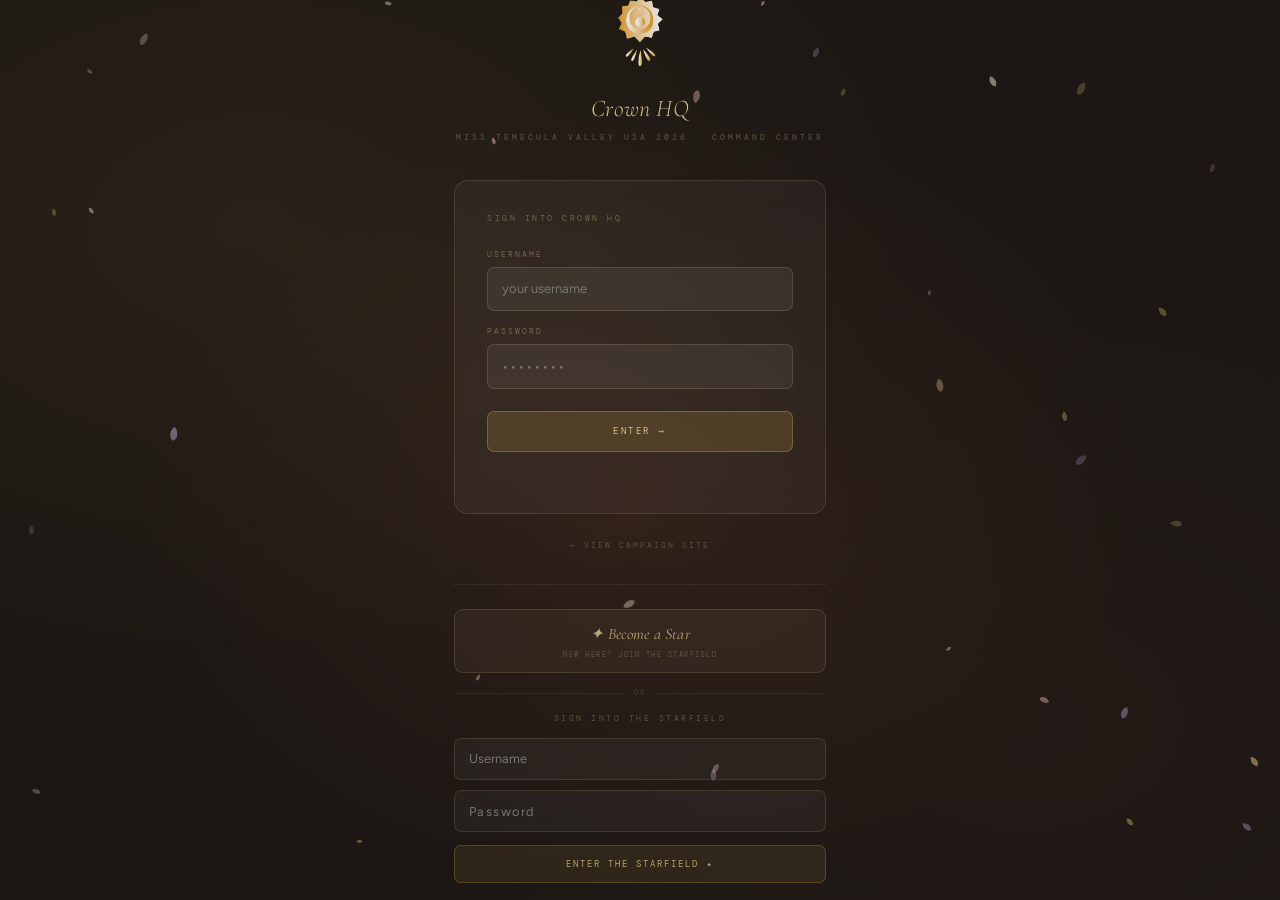
<file: index.html>
<!DOCTYPE html>
<html lang="en">
<head>
<meta charset="UTF-8">
<meta name="viewport" content="width=device-width, initial-scale=1.0">
<title>STARDOM — Amelia Arabe</title>
<link href="https://fonts.googleapis.com/css2?family=Cormorant:ital,wght@0,300;0,400;0,500;1,300;1,400;1,500&family=Plus+Jakarta+Sans:wght@300;400;500;600&family=DM+Mono:wght@300;400&display=swap" rel="stylesheet">
<link rel="stylesheet" href="styles.css">
<link rel="icon" href="data:image/svg+xml,<svg xmlns='http://www.w3.org/2000/svg' viewBox='0 0 100 100'><text y='.9em' font-size='90'>✦</text></svg>">

</head>
<body>

<!-- LOGIN -->
<div id="login">
  <canvas id="petal-canvas" style="position:absolute;inset:0;width:100%;height:100%;pointer-events:none;z-index:1"></canvas>
  <div class="login-bg"></div>

  <div style="
    position:relative;z-index:2;
    display:flex;flex-direction:column;align-items:center;
    width:100%;max-width:420px;padding:0 1.5rem;
  ">
    <!-- Logo -->
    <img src="assets/Library of morenita logo fancy.png" alt="Library of Morenita"
      style="height:72px;width:auto;margin-bottom:1.6rem;opacity:.9;"
      onerror="this.style.display='none';document.getElementById('logo-text-fallback').style.display='block'">
    <div id="logo-text-fallback" style="display:none;font-family:var(--fd);font-size:2rem;font-style:italic;color:rgba(240,216,152,.7);margin-bottom:1.6rem">Library of Morenita</div>

    <!-- Title -->
    <div style="
      font-family:var(--fd);font-size:1.5rem;font-weight:300;
      font-style:italic;color:rgba(240,216,152,.85);
      text-align:center;margin-bottom:.3rem;letter-spacing:.01em;
    ">Crown HQ</div>
    <div style="
      font-family:var(--fm);font-size:.52rem;letter-spacing:3px;
      text-transform:uppercase;color:rgba(240,216,152,.3);
      text-align:center;margin-bottom:2.2rem;
    ">Miss Temecula Valley USA 2026 &middot; Command Center</div>

    <!-- Login card -->
    <div style="
      background:rgba(250,247,242,.04);
      border:0.5px solid rgba(240,216,152,.12);
      border-radius:14px;padding:2rem;width:100%;
      backdrop-filter:blur(12px);
    ">
      <div style="
        font-family:var(--fm);font-size:.52rem;letter-spacing:2.5px;
        text-transform:uppercase;color:rgba(240,216,152,.35);
        margin-bottom:1.4rem;
      ">Sign into Crown HQ</div>

      <div style="margin-bottom:.9rem;">
        <label style="
          font-family:var(--fm);font-size:.5rem;letter-spacing:2px;
          text-transform:uppercase;color:rgba(240,216,152,.35);
          display:block;margin-bottom:.45rem;
        ">Username</label>
        <input id="login-username" type="text" autocomplete="username"
          placeholder="your username"
          onkeydown="if(event.key==='Enter')document.getElementById('login-password').focus()"
          style="
            width:100%;padding:.7rem .9rem;
            background:rgba(250,247,242,.06);
            border:0.5px solid rgba(240,216,152,.15);
            border-radius:7px;color:rgba(250,247,242,.85);
            font-family:var(--fb);font-size:.82rem;outline:none;
            transition:border-color .2s;
          "
          onfocus="this.style.borderColor='rgba(240,216,152,.4)'"
          onblur="this.style.borderColor='rgba(240,216,152,.15)'">
      </div>

      <div style="margin-bottom:1.4rem;">
        <label style="
          font-family:var(--fm);font-size:.5rem;letter-spacing:2px;
          text-transform:uppercase;color:rgba(240,216,152,.35);
          display:block;margin-bottom:.45rem;
        ">Password</label>
        <input id="login-password" type="password" autocomplete="current-password"
          placeholder="&bull;&bull;&bull;&bull;&bull;&bull;&bull;&bull;"
          onkeydown="if(event.key==='Enter')submitUnifiedLogin()"
          style="
            width:100%;padding:.7rem .9rem;
            background:rgba(250,247,242,.06);
            border:0.5px solid rgba(240,216,152,.15);
            border-radius:7px;color:rgba(250,247,242,.85);
            font-family:var(--fb);font-size:.82rem;outline:none;
            letter-spacing:.15em;transition:border-color .2s;
          "
          onfocus="this.style.borderColor='rgba(240,216,152,.4)'"
          onblur="this.style.borderColor='rgba(240,216,152,.15)'">
      </div>

      <button onclick="submitUnifiedLogin()" style="
        width:100%;padding:.8rem;
        background:rgba(201,168,76,.18);
        border:0.5px solid rgba(201,168,76,.35);
        border-radius:7px;
        font-family:var(--fm);font-size:.58rem;
        letter-spacing:2.5px;text-transform:uppercase;
        color:rgba(240,216,152,.85);cursor:pointer;
        transition:all .2s;
      "
      onmouseover="this.style.background='rgba(201,168,76,.28)';this.style.borderColor='rgba(201,168,76,.55)'"
      onmouseout="this.style.background='rgba(201,168,76,.18)';this.style.borderColor='rgba(201,168,76,.35)'">
        Enter &rarr;
      </button>

      <div id="login-error" style="
        font-family:var(--fm);font-size:.52rem;letter-spacing:1px;
        color:rgba(255,120,80,.6);text-align:center;
        margin-top:.8rem;min-height:1rem;
      "></div>
    </div>

    <!-- Back to campaign site -->
    <a href="public.html" style="
      margin-top:1.6rem;
      font-family:var(--fm);font-size:.52rem;letter-spacing:2px;
      text-transform:uppercase;color:rgba(240,216,152,.25);
      text-decoration:none;transition:color .2s;
    "
    onmouseover="this.style.color='rgba(240,216,152,.55)'"
    onmouseout="this.style.color='rgba(240,216,152,.25)'">
      &larr; View Campaign Site
    </a>

    <!-- Stars portal entry -->
    <div style="margin-top:2rem;width:100%;border-top:0.5px solid rgba(240,216,152,.08);padding-top:1.5rem;">

      <!-- New stars: sign up -->
      <a href="star.html" style="
        display:block;width:100%;padding:.75rem;
        background:rgba(240,216,152,.05);
        border:0.5px solid rgba(240,216,152,.15);
        border-radius:9px;cursor:pointer;
        transition:all .2s;text-decoration:none;text-align:center;
      "
      onmouseover="this.style.background='rgba(240,216,152,.1)';this.style.borderColor='rgba(240,216,152,.3)'"
      onmouseout="this.style.background='rgba(240,216,152,.05)';this.style.borderColor='rgba(240,216,152,.15)'">
        <div style="font-family:var(--fd);font-size:1rem;font-style:italic;color:rgba(240,216,152,.7);letter-spacing:.01em;margin-bottom:.2rem;">✦ Become a Star</div>
        <div style="font-family:var(--fm);font-size:.46rem;letter-spacing:1.5px;text-transform:uppercase;color:rgba(240,216,152,.25);">New here? Join the Starfield</div>
      </a>

      <!-- Divider -->
      <div style="display:flex;align-items:center;gap:.75rem;margin:.9rem 0;">
        <div style="flex:1;height:0.5px;background:rgba(240,216,152,.08)"></div>
        <div style="font-family:var(--fm);font-size:.44rem;letter-spacing:2px;text-transform:uppercase;color:rgba(240,216,152,.18)">or</div>
        <div style="flex:1;height:0.5px;background:rgba(240,216,152,.08)"></div>
      </div>

      <!-- Returning stars: sign in -->
      <div style="font-family:var(--fm);font-size:.48rem;letter-spacing:2.5px;text-transform:uppercase;color:rgba(240,216,152,.28);margin-bottom:.85rem;text-align:center;">Sign into the Starfield</div>
      <div style="margin-bottom:.65rem;">
        <input id="star-login-username" type="text" autocomplete="username" placeholder="Username"
          onkeydown="if(event.key==='Enter')document.getElementById('star-login-password').focus()"
          style="width:100%;padding:.65rem .85rem;background:rgba(250,247,242,.04);border:0.5px solid rgba(240,216,152,.12);border-radius:7px;color:rgba(250,247,242,.82);font-family:var(--fb);font-size:.8rem;outline:none;transition:border-color .2s;"
          onfocus="this.style.borderColor='rgba(240,216,152,.35)'"
          onblur="this.style.borderColor='rgba(240,216,152,.12)'">
      </div>
      <div style="margin-bottom:.8rem;">
        <input id="star-login-password" type="password" autocomplete="current-password" placeholder="Password"
          onkeydown="if(event.key==='Enter')submitStarLogin()"
          style="width:100%;padding:.65rem .85rem;background:rgba(250,247,242,.04);border:0.5px solid rgba(240,216,152,.12);border-radius:7px;color:rgba(250,247,242,.82);font-family:var(--fb);font-size:.8rem;outline:none;letter-spacing:.12em;transition:border-color .2s;"
          onfocus="this.style.borderColor='rgba(240,216,152,.35)'"
          onblur="this.style.borderColor='rgba(240,216,152,.12)'">
      </div>
      <button onclick="submitStarLogin()" style="
        width:100%;padding:.72rem;
        background:rgba(201,168,76,.1);border:0.5px solid rgba(201,168,76,.25);
        border-radius:7px;font-family:var(--fm);font-size:.54rem;
        letter-spacing:2px;text-transform:uppercase;
        color:rgba(240,216,152,.7);cursor:pointer;transition:all .2s;
      "
      onmouseover="this.style.background='rgba(201,168,76,.2)';this.style.borderColor='rgba(201,168,76,.45)'"
      onmouseout="this.style.background='rgba(201,168,76,.1)';this.style.borderColor='rgba(201,168,76,.25)'">
        Enter the Starfield ✦
      </button>
      <div id="star-login-error" style="font-family:var(--fm);font-size:.5rem;letter-spacing:1px;color:rgba(255,120,80,.6);text-align:center;margin-top:.65rem;min-height:.8rem;"></div>

    </div>
  </div>
</div>

<!-- APP -->
<div id="app">
  <div class="topbar">
    <div style="display:flex;align-items:center;gap:.55rem">
      <button class="hb" onclick="toggleSB()"><span></span><span></span><span></span></button>
      <div class="tb-logo">STARDOM <span style="font-family:var(--fm);font-size:.6rem;letter-spacing:2px;opacity:.5" id="logo-slot"><!-- LOGO --></span><span>✦ Amelia Arabe</span></div>
    </div>
    <div class="tb-r" id="tb-r">
      <!-- Date hidden by default — redundant with OS clock -->
      <div class="tb-date" id="tb-date" style="display:none"></div>
      <!-- Sync indicator: dot-only; full label shows on hover (see CSS) -->
      <div class="tb-sync idle" id="tb-sync" title="Supabase sync status">
        <span class="tb-sync-dot"></span>
        <span id="tb-sync-text">Supabase ready</span>
      </div>
      <div class="tb-user">
        <div class="tb-av" id="tb-av">AA</div>
        <span class="tb-un" id="tb-un">Amelia</span>
      </div>
      <!-- Switch button minimized to icon — title tooltip preserves discoverability -->
      <button class="tb-btn" onclick="doSwitch()" title="Switch user">↩</button>
    </div>
  </div>
  <div class="layout">
    <div class="sidebar" id="sidebar"><div id="sb-nav"></div>
      <div class="sb-bot">
        <div class="sb-tl">July 10 · Competition</div>
        <div id="sb-countdown" style="font-family:var(--fd);font-size:1.6rem;font-style:italic;color:var(--ch);line-height:1;margin:.2rem 0 .1rem"></div>
        <div style="font-family:var(--fm);font-size:.48rem;letter-spacing:2px;color:rgba(240,216,152,.3);text-transform:uppercase">days remaining</div>
        <div style="height:2px;background:rgba(240,216,152,.1);border-radius:1px;overflow:hidden;margin-top:.5rem"><div id="sb-prog" style="height:100%;background:var(--ch3);transition:width 1s"></div></div>
        <div class="sb-tl" style="margin-top:.65rem">Logged in as</div>
        <div id="sb-role-name" style="font-family:var(--fb);font-size:.68rem;color:rgba(240,216,152,.5);font-weight:500"></div>
      </div>
    </div>
    <div class="main" id="main"></div>
  </div>
</div>

<!-- MODALS -->
<div class="ov" id="m-sponsor"><div class="modal">
  <h3>Add Sponsor</h3>
  <div class="fg-row"><div class="fg"><label>Company</label><input class="fi" id="s-name" placeholder="e.g. Paired Power"></div><div class="fg"><label>Category</label><select class="fs" id="s-cat"><option value="ev">Clean Energy</option><option value="fashion">Fashion</option><option value="auto">Automotive</option><option value="tech">Tech</option><option value="local">Local SD</option></select></div></div>
  <div class="fg-row"><div class="fg"><label>Ask Amount</label><input class="fi" id="s-ask" placeholder="$1,500"></div><div class="fg"><label>Status</label><select class="fs" id="s-status"><option value="new">New</option><option value="contacted">Contacted</option><option value="meeting">Meeting Set</option><option value="closed">Closed</option><option value="declined">Declined</option></select></div></div>
  <div class="fg"><label>Closed $ (if won)</label><input class="fi" id="s-amount" type="number" placeholder="0"></div>
  <div class="fg"><label>Notes</label><textarea class="ft" id="s-notes" placeholder="Contact, next steps..."></textarea></div>
  <div class="m-acts"><button class="btn bg" onclick="closeM('m-sponsor')">Cancel</button><button class="btn bp" onclick="addSponsor()">Save</button></div>
</div></div>

<div class="ov" id="m-status"><div class="modal">
  <h3 id="m-status-title">Update Sponsor</h3>
  <div class="fg"><label>Status</label><select class="fs" id="sm-status"><option value="new">New</option><option value="contacted">Contacted</option><option value="meeting">Meeting Set</option><option value="closed">Closed</option><option value="declined">Declined</option></select></div>
  <div class="fg"><label>Closed Amount ($)</label><input class="fi" id="sm-amount" type="number"></div>
  <div class="fg"><label>Notes</label><textarea class="ft" id="sm-notes"></textarea></div>
  <div class="m-acts"><button class="btn bg" onclick="closeM('m-status')">Cancel</button><button class="btn bd" onclick="delSponsor()">Delete</button><button class="btn bp" onclick="saveStatus()">Update</button></div>
</div></div>

<div class="ov" id="m-appt"><div class="modal">
  <h3>Add Appointment</h3>
  <div class="fg-row"><div class="fg"><label>Date</label><input class="fi" id="ap-date" type="date"></div><div class="fg"><label>Time</label><input class="fi" id="ap-time" type="time"></div></div>
  <div class="fg"><label>Title</label><input class="fi" id="ap-title" placeholder="e.g. Walk coaching"></div>
  <div class="fg-row"><div class="fg"><label>With</label><input class="fi" id="ap-who" placeholder="Coach name"></div><div class="fg"><label>Type</label><select class="fs" id="ap-type"><option value="coach">Pageant Coach</option><option value="styling">Styling</option><option value="hair">Hair & Makeup</option><option value="fitness">Fitness</option><option value="photo">Photography</option></select></div></div>
  <div class="fg"><label>Notes</label><textarea class="ft" id="ap-notes" placeholder="Prep notes..."></textarea></div>
  <div class="m-acts"><button class="btn bg" onclick="closeM('m-appt')">Cancel</button><button class="btn bp" onclick="addAppt()">Save</button></div>
</div></div>

<div class="ov" id="m-msg"><div class="modal">
  <h3>Send Message</h3>
  <div class="fg"><label>To</label><select class="fs" id="msg-to"><option value="amelia">Amelia</option><option value="laneea">Laneea</option><option value="hmu">Hair & Makeup</option><option value="trainer">Donovan</option><option value="team">Whole Team</option></select></div>
  <div class="fg"><label>Message</label><textarea class="ft" id="msg-body" placeholder="Type your message..." style="min-height:90px"></textarea></div>
  <div class="m-acts"><button class="btn bg" onclick="closeM('m-msg')">Cancel</button><button class="btn bp" onclick="sendMsg()">Send</button></div>
</div></div>

<div class="ov" id="m-portal-login"><div class="modal">
  <h3 id="portal-login-title">Portal Access</h3>
  <div style="display:flex;gap:.45rem;margin-bottom:.9rem;flex-wrap:wrap">
    <button class="btn bg" onclick="setPortalAuthMode('login')">Sign In</button>
    <button class="btn bg" onclick="setPortalAuthMode('create')">Create Account</button>
    <div id="portal-login-mode-label" style="font-family:var(--fm);font-size:.58rem;color:var(--wg);letter-spacing:2px;text-transform:uppercase;display:flex;align-items:center">Sign In</div>
  </div>
  <div class="fg" id="portal-signup-name-wrap" style="display:none"><label>Name</label><input class="fi" id="portal-login-name" placeholder="Your name"></div>
  <div class="fg" id="portal-signup-company-wrap" style="display:none"><label>Company / Studio</label><input class="fi" id="portal-login-company" placeholder="Company or studio"></div>
  <div class="fg" style="display:none"><label>Email</label><input class="fi" id="portal-login-email" type="email" placeholder="name@company.com"></div>
  <div class="fg"><label>Username</label><input class="fi" id="portal-login-username" placeholder="username"></div>
  <div class="fg"><label>Password</label><input class="fi" id="portal-login-password" type="password" placeholder="password" onkeydown="if(event.key==='Enter')submitPortalLogin()"></div>
  <div id="portal-login-hint" style="font-family:var(--fm);font-size:.55rem;color:var(--wg);line-height:1.6"></div>
  <div class="m-acts"><button class="btn bg" onclick="closeM('m-portal-login')">Cancel</button><button class="btn bp" id="portal-login-submit" onclick="submitPortalLogin()">Sign In</button></div>
</div></div>

<div class="ov" id="m-workout"><div class="modal">
  <h3>Add Workout</h3>
  <div class="fg-row"><div class="fg"><label>Day</label><select class="fs" id="wk-day"><option>Monday</option><option>Tuesday</option><option>Wednesday</option><option>Thursday</option><option>Friday</option><option>Saturday</option><option>Sunday</option></select></div><div class="fg"><label>Focus</label><input class="fi" id="wk-focus" placeholder="e.g. Posture + Core"></div></div>
  <div class="fg"><label>Exercises (Name · Sets)</label><textarea class="ft" id="wk-exercises" placeholder="Glute bridges · 4x15&#10;Plank · 3x45s"></textarea></div>
  <div class="fg"><label>Notes for Amelia</label><textarea class="ft" id="wk-notes" placeholder="Focus cues..."></textarea></div>
  <div class="m-acts"><button class="btn bg" onclick="closeM('m-workout')">Cancel</button><button class="btn bp" onclick="addWorkout()">Save</button></div>
</div></div>

<div class="ov" id="m-ev"><div class="modal">
  <h3>Add Event</h3>
  <div class="fg"><label>Title</label><input class="fi" id="ev-title" placeholder="e.g. Runway coaching"></div>
  <div class="fg-row"><div class="fg"><label>Date</label><input class="fi" id="ev-date" type="date"></div><div class="fg"><label>Time</label><input class="fi" id="ev-time" type="time"></div></div>
  <div class="fg-row"><div class="fg"><label>Duration (hrs)</label><input class="fi" id="ev-dur" type="number" value="1" min="0.5" step="0.5"></div><div class="fg"><label>Type</label><select class="fs" id="ev-type"><option value="coach">Pageant Coach</option><option value="styling">Styling</option><option value="hair">Hair & Makeup</option><option value="fitness">Fitness</option><option value="photo">Photography</option></select></div></div>
  <div class="fg"><label>With</label><input class="fi" id="ev-who" placeholder="Who"></div>
  <div class="m-acts"><button class="btn bg" onclick="S._editingEvId=null;var sb=document.querySelector('#m-ev .btn.bp');if(sb)sb.textContent='Save';closeM('m-ev')">Cancel</button><button class="btn bd" id="ev-del-btn" style="display:none" onclick="deleteCalEvent()">Delete</button><button class="btn bp" onclick="addEvent()">Save</button></div>
</div></div>

<!-- LOOK EDITOR MODAL — opened by clicking a look's title in grid or gallery -->
<div class="ov" id="m-look-editor"><div class="modal" style="max-width:540px">
  <h3 id="le-title">Edit Look</h3>
  <div class="fg-row">
    <div class="fg"><label>Event</label><input class="fi" id="le-event" placeholder="e.g. Miss California USA 2026"></div>
    <div class="fg"><label>Round</label><input class="fi" id="le-round" placeholder="e.g. Evening Gown"></div>
  </div>
  <div class="fg"><label>Look Title</label><input class="fi" id="le-look-title" placeholder="Name this look"></div>
  <div class="fg"><label>Notes / Inspiration</label><textarea class="ft" id="le-notes" placeholder="Details, styling notes, inspiration..." style="min-height:80px"></textarea></div>
  <div class="fg">
    <label>Photo</label>
    <div id="le-img-preview" style="width:80px;height:80px;border-radius:6px;background:var(--iv2);border:0.5px solid var(--iv3);overflow:hidden;margin-bottom:.5rem;display:flex;align-items:center;justify-content:center;color:var(--muted);font-size:.7rem">No photo</div>
    <label style="cursor:pointer;display:inline-flex;align-items:center;gap:.4rem;font-size:.72rem;color:var(--si)">
      Change photo <input type="file" accept="image/*" style="display:none" onchange="setLookEditorImg(event)">
    </label>
  </div>
  <div class="m-acts">
    <button class="btn bg" onclick="closeM('m-look-editor')">Cancel</button>
    <button class="btn bd" onclick="deleteLookFromEditor()" style="margin-right:auto">Delete</button>
    <button class="btn bp" onclick="saveLookEditor()">Save</button>
  </div>
</div></div>


<div class="toast" id="toast">Saved</div>


<script>
// ═══ PETALS ══════════════════════════════════════════════════
(function(){
  var canvas=document.getElementById('petal-canvas');
  if(!canvas)return;
  var ctx=canvas.getContext('2d');
  var petals=[];
  var W,H;
  function resize(){W=canvas.width=window.innerWidth;H=canvas.height=window.innerHeight;}
  resize();
  window.addEventListener('resize',resize);
  var colors=['rgba(240,216,152,','rgba(242,196,192,','rgba(200,184,232,','rgba(212,184,106,','rgba(255,245,220,'];
  function makePetal(){
    return {x:Math.random()*W,y:H+Math.random()*120,size:3+Math.random()*5,
      speedY:-(0.4+Math.random()*0.7),speedX:(Math.random()-.5)*0.4,
      rot:Math.random()*Math.PI*2,rotSpeed:(Math.random()-.5)*0.015,
      opacity:0.15+Math.random()*0.35,color:colors[Math.floor(Math.random()*colors.length)],
      wobble:Math.random()*Math.PI*2,wobbleSpeed:0.01+Math.random()*0.02};
  }
  for(var i=0;i<38;i++){var p=makePetal();p.y=Math.random()*H;petals.push(p);}
  function drawPetal(p){
    ctx.save();ctx.translate(p.x,p.y);ctx.rotate(p.rot);ctx.globalAlpha=p.opacity;
    ctx.fillStyle=p.color+'1)';ctx.beginPath();
    ctx.moveTo(0,-p.size);
    ctx.bezierCurveTo(p.size*.6,-p.size*.5,p.size*.6,p.size*.5,0,p.size*.8);
    ctx.bezierCurveTo(-p.size*.6,p.size*.5,-p.size*.6,-p.size*.5,0,-p.size);
    ctx.fill();ctx.restore();
  }
  function tick(){
    var loginEl=document.getElementById('login');
    if(!loginEl||loginEl.style.display==='none'){ctx.clearRect(0,0,W,H);return;}
    ctx.clearRect(0,0,W,H);
    for(var i=0;i<petals.length;i++){
      var p=petals[i];
      p.wobble+=p.wobbleSpeed;p.x+=p.speedX+Math.sin(p.wobble)*.3;
      p.y+=p.speedY;p.rot+=p.rotSpeed;
      if(p.y<-20)petals[i]=makePetal();
      drawPetal(p);
    }
    requestAnimationFrame(tick);
  }
  tick();
})();

</script>


<div class="ov" id="m-goals"><div class="modal" style="max-width:560px">
  <h3>Edit Career Goals</h3>
  <div id="goal-editor-list"></div>
  <button class="btn bg" style="margin-top:.5rem;font-size:.65rem;width:100%" onclick="addGoalRow()">+ Add Goal</button>
  <div class="m-acts"><button class="btn bg" onclick="closeM('m-goals')">Cancel</button><button class="btn bp" onclick="saveGoals()">Save All</button></div>
</div></div>
<script src="app.js?v=20260331n"></script>
</body>
</html>
</file>
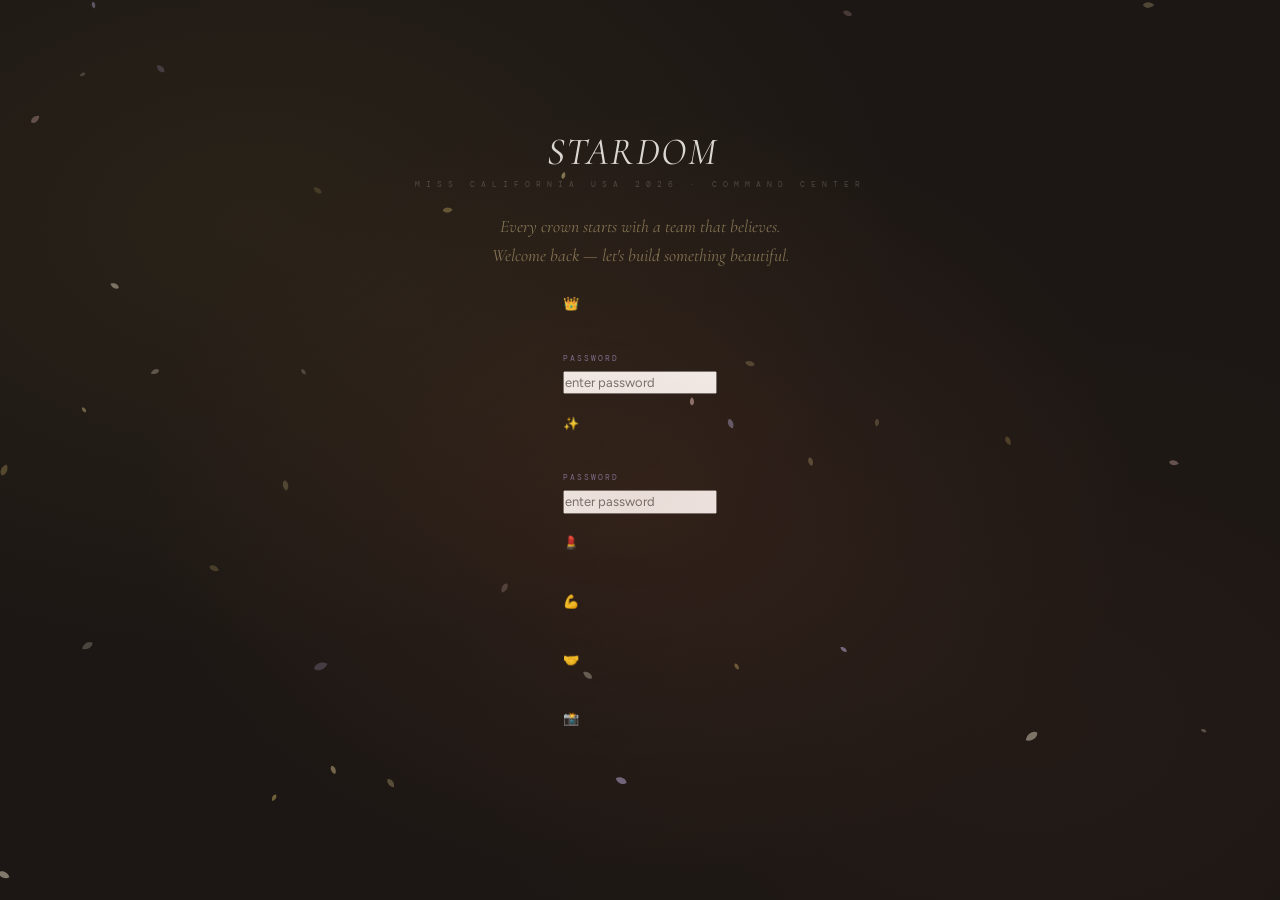
<file: index (2).html>
<!DOCTYPE html>
<html lang="en">
<head>
<meta charset="UTF-8">
<meta name="viewport" content="width=device-width, initial-scale=1.0">
<title>STARDOM — Amelia Arabe</title>
<link href="https://fonts.googleapis.com/css2?family=Cormorant:ital,wght@0,300;0,400;0,500;1,300;1,400;1,500&family=Plus+Jakarta+Sans:wght@300;400;500;600&family=DM+Mono:wght@300;400&display=swap" rel="stylesheet">
<link rel="stylesheet" href="styles.css">

</head>

</head>
<body>

<!-- LOGIN -->
<div id="login">
  <canvas id="petal-canvas" style="position:absolute;inset:0;width:100%;height:100%;pointer-events:none;z-index:1"></canvas>
  <div class="login-bg"></div>
  <div class="login-logo">STARDOM <span id="login-logo-slot" style="display:inline-block;vertical-align:middle;margin-left:.35rem"><!-- LOGO --></span><small>Miss California USA 2026 · Command Center</small></div>
  <div class="login-tagline" style="font-family:var(--fd);font-size:1.1rem;font-style:italic;color:rgba(240,216,152,.45);text-align:center;position:relative;z-index:2;max-width:400px;line-height:1.65">Every crown starts with a team that believes.<br>Welcome back — let's build something beautiful.</div>
  <div class="login-roles" id="login-roles">
    <div class="role-btn" id="rb-amelia" onclick="tryLogin('amelia',this)">
      <div class="role-icon">👑</div><div class="role-name">Amelia</div><div class="role-desc">Full Access</div>
      <div class="pw-overlay" id="pw-amelia">
        <div style="font-family:var(--fm);font-size:.52rem;letter-spacing:2px;color:rgba(180,170,240,.6);text-transform:uppercase;margin-bottom:.35rem">Password</div>
        <input class="pw-input" id="pw-inp-amelia" type="password" placeholder="enter password" onkeydown="if(event.key==='Enter')submitPw('amelia')">
        
        <div class="pw-cancel" onclick="cancelPw('amelia',event)">cancel</div>
      </div>
    </div>
    <div class="role-btn" id="rb-laneea" onclick="tryLogin('laneea',this)">
      <div class="role-icon">✨</div><div class="role-name">Laneea</div><div class="role-desc">Manager · Stylist</div>
      <div class="pw-overlay" id="pw-laneea">
        <div style="font-family:var(--fm);font-size:.52rem;letter-spacing:2px;color:rgba(180,170,240,.6);text-transform:uppercase;margin-bottom:.35rem">Password</div>
        <input class="pw-input" id="pw-inp-laneea" type="password" placeholder="enter password" onkeydown="if(event.key==='Enter')submitPw('laneea')">
        
        <div class="pw-cancel" onclick="cancelPw('laneea',event)">cancel</div>
      </div>
    </div>
    <div class="role-btn" onclick="doLogin('hmu')"><div class="role-icon">💄</div><div class="role-name">Hair & Makeup</div><div class="role-desc">Looks · Schedule</div></div>
    <div class="role-btn" onclick="doLogin('trainer')"><div class="role-icon">💪</div><div class="role-name">Trainer</div><div class="role-desc">Fitness · Check-ins</div></div>
    <div class="role-btn" onclick="doLogin('sponsor')"><div class="role-icon">🤝</div><div class="role-name">Sponsor</div><div class="role-desc">Portal · Deliverables</div></div>
    <div class="role-btn" onclick="doLogin('contributor')"><div class="role-icon">📸</div><div class="role-name">Contributor</div><div class="role-desc">Content · Library</div></div>
  </div>
</div>

<!-- APP -->
<div id="app">
  <div class="topbar">
    <div style="display:flex;align-items:center;gap:.55rem">
      <button class="hb" onclick="toggleSB()"><span></span><span></span><span></span></button>
      <div class="tb-logo">STARDOM <span style="font-family:var(--fm);font-size:.6rem;letter-spacing:2px;opacity:.5" id="logo-slot"><!-- LOGO --></span><span>✦ Amelia Arabe</span></div>
    </div>
    <div class="tb-r">
      <div class="tb-date" id="tb-date" style="font-family:var(--fm);font-size:.55rem;letter-spacing:2px;color:rgba(240,216,152,.25);text-transform:uppercase"></div>
      <div class="tb-user">
        <div class="tb-av" id="tb-av">AA</div>
        <span class="tb-un" id="tb-un">Amelia</span>
      </div>
      <button class="tb-btn" id="search-btn" onclick="toggleSearch()" style="font-size:1rem;padding:.2rem .5rem">🔍</button>
      <button class="tb-btn" id="qc-btn" onclick="toggleQC()" style="font-size:1rem;padding:.2rem .5rem;background:var(--tz3);border-color:var(--tz3);color:var(--ch)">+</button>
      <button class="em-btn" id="em-btn" onclick="toggleEM()">Edit Mode</button>
      <button class="tb-btn" onclick="doSwitch()">Switch</button>
    </div>
  </div>
  <div class="layout">
    <div class="sidebar" id="sidebar"><div id="sb-nav"></div>
      <div class="sb-bot">
        <div class="sb-tl">July 10 · Competition</div>
        <div id="sb-countdown" style="font-family:var(--fd);font-size:1.6rem;font-style:italic;color:var(--ch);line-height:1;margin:.2rem 0 .1rem"></div>
        <div style="font-family:var(--fm);font-size:.48rem;letter-spacing:2px;color:rgba(240,216,152,.3);text-transform:uppercase">days remaining</div>
        <div style="height:2px;background:rgba(240,216,152,.1);border-radius:1px;overflow:hidden;margin-top:.5rem"><div id="sb-prog" style="height:100%;background:var(--ch3);transition:width 1s"></div></div>
        <div class="sb-tl" style="margin-top:.65rem">Logged in as</div>
        <div id="sb-role-name" style="font-family:var(--fb);font-size:.68rem;color:rgba(240,216,152,.5);font-weight:500"></div>
      </div>
    </div>
    <div class="main" id="main"></div>
  </div>
</div>

<!-- MODALS -->
<div class="ov" id="m-sponsor"><div class="modal">
  <h3>Add Sponsor</h3>
  <div class="fg-row"><div class="fg"><label>Company</label><input class="fi" id="s-name" placeholder="e.g. Paired Power"></div><div class="fg"><label>Category</label><select class="fs" id="s-cat"><option value="ev">Clean Energy</option><option value="fashion">Fashion</option><option value="auto">Automotive</option><option value="tech">Tech</option><option value="local">Local SD</option></select></div></div>
  <div class="fg-row"><div class="fg"><label>Ask Amount</label><input class="fi" id="s-ask" placeholder="$1,500"></div><div class="fg"><label>Status</label><select class="fs" id="s-status"><option value="new">New</option><option value="contacted">Contacted</option><option value="meeting">Meeting Set</option><option value="closed">Closed</option><option value="declined">Declined</option></select></div></div>
  <div class="fg"><label>Closed $ (if won)</label><input class="fi" id="s-amount" type="number" placeholder="0"></div>
  <div class="fg"><label>Notes</label><textarea class="ft" id="s-notes" placeholder="Contact, next steps..."></textarea></div>
  <div class="m-acts"><button class="btn bg" onclick="closeM('m-sponsor')">Cancel</button><button class="btn bp" onclick="addSponsor()">Save</button></div>
</div></div>

<div class="ov" id="m-status"><div class="modal">
  <h3 id="m-status-title">Update Sponsor</h3>
  <div class="fg"><label>Status</label><select class="fs" id="sm-status"><option value="new">New</option><option value="contacted">Contacted</option><option value="meeting">Meeting Set</option><option value="closed">Closed</option><option value="declined">Declined</option></select></div>
  <div class="fg"><label>Closed Amount ($)</label><input class="fi" id="sm-amount" type="number"></div>
  <div class="fg"><label>Notes</label><textarea class="ft" id="sm-notes"></textarea></div>
  <div class="m-acts"><button class="btn bg" onclick="closeM('m-status')">Cancel</button><button class="btn bd" onclick="delSponsor()">Delete</button><button class="btn bp" onclick="saveStatus()">Update</button></div>
</div></div>

<div class="ov" id="m-appt"><div class="modal">
  <h3>Add Appointment</h3>
  <div class="fg-row"><div class="fg"><label>Date</label><input class="fi" id="ap-date" type="date"></div><div class="fg"><label>Time</label><input class="fi" id="ap-time" type="time"></div></div>
  <div class="fg"><label>Title</label><input class="fi" id="ap-title" placeholder="e.g. Walk coaching"></div>
  <div class="fg-row"><div class="fg"><label>With</label><input class="fi" id="ap-who" placeholder="Coach name"></div><div class="fg"><label>Type</label><select class="fs" id="ap-type"><option value="coach">Pageant Coach</option><option value="styling">Styling</option><option value="hair">Hair & Makeup</option><option value="fitness">Fitness</option><option value="photo">Photography</option></select></div></div>
  <div class="fg"><label>Notes</label><textarea class="ft" id="ap-notes" placeholder="Prep notes..."></textarea></div>
  <div class="m-acts"><button class="btn bg" onclick="closeM('m-appt')">Cancel</button><button class="btn bp" onclick="addAppt()">Save</button></div>
</div></div>

<div class="ov" id="m-msg"><div class="modal">
  <h3>Send Message</h3>
  <div class="fg"><label>To</label><select class="fs" id="msg-to"><option value="amelia">Amelia</option><option value="laneea">Laneea</option><option value="hmu">Hair & Makeup</option><option value="trainer">Trainer</option><option value="team">Whole Team</option></select></div>
  <div class="fg"><label>Message</label><textarea class="ft" id="msg-body" placeholder="Type your message..." style="min-height:90px"></textarea></div>
  <div class="m-acts"><button class="btn bg" onclick="closeM('m-msg')">Cancel</button><button class="btn bp" onclick="sendMsg()">Send</button></div>
</div></div>

<div class="ov" id="m-workout"><div class="modal">
  <h3>Add Workout</h3>
  <div class="fg-row"><div class="fg"><label>Day</label><select class="fs" id="wk-day"><option>Monday</option><option>Tuesday</option><option>Wednesday</option><option>Thursday</option><option>Friday</option><option>Saturday</option><option>Sunday</option></select></div><div class="fg"><label>Focus</label><input class="fi" id="wk-focus" placeholder="e.g. Posture + Core"></div></div>
  <div class="fg"><label>Exercises (Name · Sets)</label><textarea class="ft" id="wk-exercises" placeholder="Glute bridges · 4x15&#10;Plank · 3x45s"></textarea></div>
  <div class="fg"><label>Notes for Amelia</label><textarea class="ft" id="wk-notes" placeholder="Focus cues..."></textarea></div>
  <div class="m-acts"><button class="btn bg" onclick="closeM('m-workout')">Cancel</button><button class="btn bp" onclick="addWorkout()">Save</button></div>
</div></div>

<div class="ov" id="m-ev"><div class="modal">
  <h3>Add Event</h3>
  <div class="fg"><label>Title</label><input class="fi" id="ev-title" placeholder="e.g. Runway coaching"></div>
  <div class="fg-row"><div class="fg"><label>Date</label><input class="fi" id="ev-date" type="date"></div><div class="fg"><label>Time</label><input class="fi" id="ev-time" type="time"></div></div>
  <div class="fg-row"><div class="fg"><label>Duration (hrs)</label><input class="fi" id="ev-dur" type="number" value="1" min="0.5" step="0.5"></div><div class="fg"><label>Type</label><select class="fs" id="ev-type"><option value="coach">Pageant Coach</option><option value="styling">Styling</option><option value="hair">Hair & Makeup</option><option value="fitness">Fitness</option><option value="photo">Photography</option></select></div></div>
  <div class="fg"><label>With</label><input class="fi" id="ev-who" placeholder="Who"></div>
  <div class="m-acts"><button class="btn bg" onclick="S._editingEvId=null;var sb=document.querySelector('#m-ev .btn.bp');if(sb)sb.textContent='Save';closeM('m-ev')">Cancel</button><button class="btn bd" id="ev-del-btn" style="display:none" onclick="deleteCalEvent()">Delete</button><button class="btn bp" onclick="addEvent()">Save</button></div>
</div></div>

<!-- SEARCH OVERLAY -->
<div id="search-overlay" style="display:none;position:fixed;inset:0;background:rgba(26,19,64,.92);z-index:800;padding:5rem 1rem 1rem;backdrop-filter:blur(8px)">
  <div style="max-width:560px;margin:0 auto">
    <div style="display:flex;gap:.5rem;margin-bottom:1rem">
      <input id="search-input" placeholder="Search sponsors, articles, events, cards..." style="flex:1;background:rgba(255,255,255,.08);border:1px solid rgba(216,212,236,.2);border-radius:3px;padding:.65rem 1rem;font-family:var(--fb);font-size:.9rem;color:var(--ch);outline:none" oninput="runSearch(this.value)">
      <button onclick="toggleSearch()" style="background:none;border:1px solid rgba(216,212,236,.2);border-radius:3px;padding:.65rem .85rem;color:var(--ch);cursor:pointer;font-family:var(--fm);font-size:.6rem">ESC</button>
    </div>
    <div id="search-results" style="display:flex;flex-direction:column;gap:.35rem;max-height:60vh;overflow-y:auto"></div>
  </div>
</div>

<!-- QUICK CAPTURE OVERLAY -->
<div id="qc-overlay" style="display:none;position:fixed;inset:0;background:rgba(26,19,64,.92);z-index:800;padding:5rem 1rem 1rem;backdrop-filter:blur(8px)">
  <div style="max-width:480px;margin:0 auto">
    <div style="font-family:var(--fd);font-size:1.4rem;font-style:italic;color:var(--ch);margin-bottom:.85rem;text-align:center">Quick Capture</div>
    <textarea id="qc-text" placeholder="Drop a thought, link, task, or idea..." style="width:100%;min-height:100px;background:rgba(255,255,255,.08);border:1px solid rgba(216,212,236,.2);border-radius:3px;padding:.85rem 1rem;font-family:var(--fb);font-size:.88rem;color:var(--ch);outline:none;resize:none;line-height:1.7"></textarea>
    <div style="display:flex;gap:.5rem;margin-top:.65rem;flex-wrap:wrap">
      <select id="qc-dest" style="flex:1;background:rgba(0,0,0,.3);border:1px solid rgba(216,212,236,.2);border-radius:3px;padding:.45rem .75rem;font-family:var(--fm);font-size:.65rem;color:var(--ch);outline:none">
        <option value="inbox">→ Shared Inbox</option>
        <option value="todo">→ My To-Do</option>
        <option value="board-sponsors">→ Board: Sponsor Outreach</option>
        <option value="board-competition">→ Board: Competition Prep</option>
        <option value="board-general">→ Board: General</option>
      </select>
      <button onclick="submitQC()" style="background:var(--tz3);border:none;border-radius:3px;padding:.45rem 1.25rem;font-family:var(--fb);font-size:.75rem;font-weight:600;color:var(--ch);cursor:pointer">Capture</button>
      <button onclick="toggleQC()" style="background:none;border:1px solid rgba(216,212,236,.2);border-radius:3px;padding:.45rem .85rem;font-family:var(--fm);font-size:.6rem;color:rgba(216,212,236,.5);cursor:pointer">Cancel</button>
    </div>
  </div>
</div>

<div class="toast" id="toast">Saved</div>


<script>
// ═══ PETALS ══════════════════════════════════════════════════
(function(){
  var canvas=document.getElementById('petal-canvas');
  if(!canvas)return;
  var ctx=canvas.getContext('2d');
  var petals=[];
  var W,H;
  function resize(){W=canvas.width=window.innerWidth;H=canvas.height=window.innerHeight;}
  resize();
  window.addEventListener('resize',resize);
  var colors=['rgba(240,216,152,','rgba(242,196,192,','rgba(200,184,232,','rgba(212,184,106,','rgba(255,245,220,'];
  function makePetal(){
    return {x:Math.random()*W,y:H+Math.random()*120,size:3+Math.random()*5,
      speedY:-(0.4+Math.random()*0.7),speedX:(Math.random()-.5)*0.4,
      rot:Math.random()*Math.PI*2,rotSpeed:(Math.random()-.5)*0.015,
      opacity:0.15+Math.random()*0.35,color:colors[Math.floor(Math.random()*colors.length)],
      wobble:Math.random()*Math.PI*2,wobbleSpeed:0.01+Math.random()*0.02};
  }
  for(var i=0;i<38;i++){var p=makePetal();p.y=Math.random()*H;petals.push(p);}
  function drawPetal(p){
    ctx.save();ctx.translate(p.x,p.y);ctx.rotate(p.rot);ctx.globalAlpha=p.opacity;
    ctx.fillStyle=p.color+'1)';ctx.beginPath();
    ctx.moveTo(0,-p.size);
    ctx.bezierCurveTo(p.size*.6,-p.size*.5,p.size*.6,p.size*.5,0,p.size*.8);
    ctx.bezierCurveTo(-p.size*.6,p.size*.5,-p.size*.6,-p.size*.5,0,-p.size);
    ctx.fill();ctx.restore();
  }
  function tick(){
    var loginEl=document.getElementById('login');
    if(!loginEl||loginEl.style.display==='none'){ctx.clearRect(0,0,W,H);return;}
    ctx.clearRect(0,0,W,H);
    for(var i=0;i<petals.length;i++){
      var p=petals[i];
      p.wobble+=p.wobbleSpeed;p.x+=p.speedX+Math.sin(p.wobble)*.3;
      p.y+=p.speedY;p.rot+=p.rotSpeed;
      if(p.y<-20)petals[i]=makePetal();
      drawPetal(p);
    }
    requestAnimationFrame(tick);
  }
  tick();
})();

</script>


<div class="ov" id="m-goals"><div class="modal" style="max-width:560px">
  <h3>Edit Career Goals</h3>
  <div id="goal-editor-list"></div>
  <button class="btn bg" style="margin-top:.5rem;font-size:.65rem;width:100%" onclick="addGoalRow()">+ Add Goal</button>
  <div class="m-acts"><button class="btn bg" onclick="closeM('m-goals')">Cancel</button><button class="btn bp" onclick="saveGoals()">Save All</button></div>
</div></div>
<script src="app.js"></script>
</body>
</html>
</file>
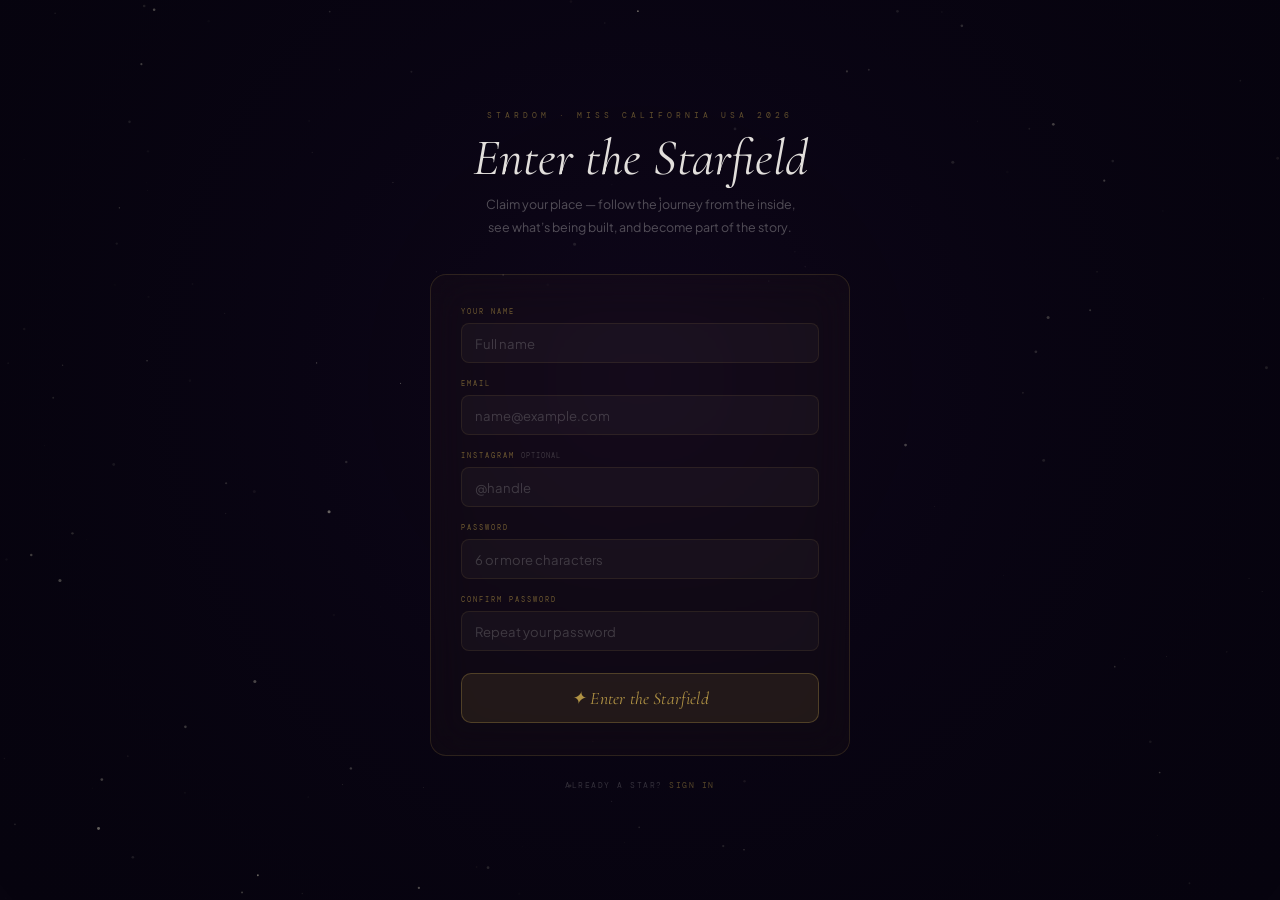
<file: star.html>
<!DOCTYPE html>
<html lang="en">
<head>
<meta charset="UTF-8">
<meta name="viewport" content="width=device-width, initial-scale=1.0">
<title>✦ Become a Star — Stardom</title>
<link href="https://fonts.googleapis.com/css2?family=Cormorant:ital,wght@0,300;0,400;0,500;1,300;1,400;1,500&family=Plus+Jakarta+Sans:wght@300;400;500;600&family=DM+Mono:wght@300;400&display=swap" rel="stylesheet">
<link rel="icon" href="data:image/svg+xml,<svg xmlns='http://www.w3.org/2000/svg' viewBox='0 0 100 100'><text y='.9em' font-size='90'>✦</text></svg>">
<style>
*{box-sizing:border-box;margin:0;padding:0;}
html,body{width:100%;min-height:100%;background:#07040f;font-family:'Plus Jakarta Sans',sans-serif;color:rgba(250,247,242,.88);}
canvas#star-canvas{position:fixed;inset:0;width:100%;height:100%;pointer-events:none;z-index:0;}
.page{
  position:relative;z-index:1;
  min-height:100vh;
  display:flex;flex-direction:column;align-items:center;justify-content:center;
  padding:2.5rem 1.25rem;
}
.eyebrow{
  font-family:'DM Mono',monospace;
  font-size:.48rem;letter-spacing:4px;text-transform:uppercase;
  color:rgba(201,168,76,.45);margin-bottom:.7rem;text-align:center;
}
.heading{
  font-family:'Cormorant',Georgia,serif;
  font-size:clamp(2.2rem,6vw,3.2rem);font-weight:400;font-style:italic;
  color:rgba(250,247,242,.9);line-height:1.05;text-align:center;
  margin-bottom:.5rem;
}
.subheading{
  font-size:.78rem;color:rgba(250,247,242,.3);text-align:center;
  line-height:1.8;margin-bottom:2.25rem;max-width:330px;
}
.form-card{
  width:100%;max-width:420px;
  background:rgba(201,168,76,.03);
  border:0.5px solid rgba(201,168,76,.16);
  border-radius:16px;padding:2rem 1.85rem;
  backdrop-filter:blur(20px);
}
.fg{margin-bottom:1rem;}
.fg label{
  display:flex;align-items:center;gap:.4rem;
  font-family:'DM Mono',monospace;
  font-size:.46rem;letter-spacing:2px;text-transform:uppercase;
  color:rgba(201,168,76,.5);margin-bottom:.45rem;
}
.opt{font-size:.42rem;color:rgba(250,247,242,.18);letter-spacing:1px;}
.fi{
  width:100%;padding:.65rem .85rem;
  background:rgba(255,255,255,.03);
  border:0.5px solid rgba(201,168,76,.1);
  border-radius:8px;outline:none;
  font-family:'Plus Jakarta Sans',sans-serif;
  font-size:.82rem;color:rgba(250,247,242,.88);
  transition:border-color .2s,background .2s;
}
.fi::placeholder{color:rgba(250,247,242,.18);}
.fi:focus{border-color:rgba(201,168,76,.32);background:rgba(255,255,255,.05);}
.fi.err{border-color:rgba(220,90,90,.4);}
.error-msg{
  display:none;font-size:.71rem;
  color:rgba(220,100,100,.8);text-align:center;
  margin-bottom:.85rem;line-height:1.55;
}
.btn-join{
  width:100%;padding:.82rem;
  background:rgba(201,168,76,.1);
  border:0.5px solid rgba(201,168,76,.28);
  border-radius:10px;cursor:pointer;
  font-family:'Cormorant',Georgia,serif;
  font-size:1.1rem;font-style:italic;font-weight:400;
  color:rgba(201,168,76,.85);letter-spacing:.01em;
  transition:all .22s;
}
.btn-join:hover{background:rgba(201,168,76,.18);border-color:rgba(201,168,76,.48);color:#c9a84c;}
.btn-join:disabled{opacity:.4;cursor:default;}
.signin-link{
  margin-top:1.5rem;text-align:center;
  font-family:'DM Mono',monospace;font-size:.48rem;
  letter-spacing:1.5px;text-transform:uppercase;
  color:rgba(250,247,242,.18);
}
.signin-link a{color:rgba(201,168,76,.4);text-decoration:none;transition:color .2s;}
.signin-link a:hover{color:rgba(201,168,76,.75);}
.success-overlay{
  display:none;position:fixed;inset:0;
  background:#07040f;z-index:100;
  flex-direction:column;align-items:center;justify-content:center;gap:.6rem;
  animation:fadeIn .4s ease;
}
.success-overlay.on{display:flex;}
@keyframes fadeIn{from{opacity:0}to{opacity:1}}
.s-star{
  font-size:3rem;margin-bottom:.25rem;
  animation:pulse 2s ease-in-out infinite;
}
@keyframes pulse{0%,100%{opacity:.6}50%{opacity:1}}
.s-title{
  font-family:'Cormorant',Georgia,serif;
  font-size:2rem;font-style:italic;
  color:rgba(250,247,242,.8);
}
.s-sub{
  font-family:'DM Mono',monospace;font-size:.48rem;
  letter-spacing:3px;text-transform:uppercase;
  color:rgba(201,168,76,.45);margin-top:.2rem;
}
</style>
</head>
<body>

<canvas id="star-canvas"></canvas>

<div class="page">
  <div class="eyebrow">Stardom &middot; Miss California USA 2026</div>
  <div class="heading">Enter the <em>Starfield</em></div>
  <div class="subheading">Claim your place — follow the journey from the inside, see what&rsquo;s being built, and become part of the story.</div>

  <div class="form-card">
    <div class="fg">
      <label>Your Name</label>
      <input class="fi" id="sf-name" type="text" placeholder="Full name" autocomplete="name">
    </div>
    <div class="fg">
      <label>Email</label>
      <input class="fi" id="sf-email" type="email" placeholder="name@example.com" autocomplete="email">
    </div>
    <div class="fg">
      <label>Instagram <span class="opt">optional</span></label>
      <input class="fi" id="sf-insta" type="text" placeholder="@handle">
    </div>
    <div class="fg">
      <label>Password</label>
      <input class="fi" id="sf-pass" type="password" placeholder="6 or more characters" autocomplete="new-password">
    </div>
    <div class="fg" style="margin-bottom:1.4rem">
      <label>Confirm Password</label>
      <input class="fi" id="sf-pass2" type="password" placeholder="Repeat your password" autocomplete="new-password" onkeydown="if(event.key==='Enter')joinStarfield()">
    </div>
    <div class="error-msg" id="sf-error"></div>
    <button class="btn-join" id="sf-btn" onclick="joinStarfield()">✦ Enter the Starfield</button>
  </div>

  <div class="signin-link">
    Already a star? <a href="index.html">Sign in</a>
  </div>
</div>

<div class="success-overlay" id="success-overlay">
  <div class="s-star">✦</div>
  <div class="s-title">Welcome to the Starfield</div>
  <div class="s-sub">Entering the space&hellip;</div>
</div>

<script>
// Star field canvas animation
(function(){
  var c = document.getElementById('star-canvas');
  var ctx = c.getContext('2d');
  var stars = [];
  function resize(){ c.width = window.innerWidth; c.height = window.innerHeight; }
  resize();
  window.addEventListener('resize', resize);
  for(var i = 0; i < 160; i++){
    stars.push({
      x: Math.random(), y: Math.random(),
      r: .3 + Math.random() * 1.3,
      o: .06 + Math.random() * .38,
      speed: .6 + Math.random() * 1.4,
      phase: Math.random() * Math.PI * 2
    });
  }
  function draw(t){
    ctx.clearRect(0, 0, c.width, c.height);
    // Subtle nebula glow center
    var g = ctx.createRadialGradient(c.width*.5, c.height*.42, 0, c.width*.5, c.height*.42, c.width*.65);
    g.addColorStop(0, 'rgba(80,30,130,.1)');
    g.addColorStop(1, 'rgba(7,4,15,0)');
    ctx.fillStyle = g;
    ctx.fillRect(0, 0, c.width, c.height);
    for(var i = 0; i < stars.length; i++){
      var s = stars[i];
      var op = s.o * (.55 + .45 * Math.sin(t * .001 * s.speed + s.phase));
      ctx.beginPath();
      ctx.arc(s.x * c.width, s.y * c.height, s.r, 0, Math.PI*2);
      ctx.fillStyle = 'rgba(248,243,218,' + op + ')';
      ctx.fill();
    }
    requestAnimationFrame(draw);
  }
  requestAnimationFrame(draw);
})();

function showErr(msg){
  var el = document.getElementById('sf-error');
  el.textContent = msg;
  el.style.display = 'block';
}

function joinStarfield(){
  var name  = (document.getElementById('sf-name').value  || '').trim();
  var email = (document.getElementById('sf-email').value || '').trim().toLowerCase();
  var insta = (document.getElementById('sf-insta').value || '').trim().replace(/^@/, '');
  var pass  = (document.getElementById('sf-pass').value  || '').trim();
  var pass2 = (document.getElementById('sf-pass2').value || '').trim();

  document.getElementById('sf-error').style.display = 'none';
  ['sf-name','sf-email','sf-pass','sf-pass2'].forEach(function(id){ document.getElementById(id).classList.remove('err'); });

  if(!name || !email || !pass){
    showErr('Name, email, and password are required.');
    if(!name) document.getElementById('sf-name').classList.add('err');
    if(!email) document.getElementById('sf-email').classList.add('err');
    if(!pass) document.getElementById('sf-pass').classList.add('err');
    return;
  }
  if(!/^[^\s@]+@[^\s@]+\.[^\s@]+$/.test(email)){
    showErr('Enter a valid email address.');
    document.getElementById('sf-email').classList.add('err');
    return;
  }
  if(pass.length < 6){
    showErr('Password must be at least 6 characters.');
    document.getElementById('sf-pass').classList.add('err');
    return;
  }
  if(pass !== pass2){
    showErr('Passwords don’t match.');
    document.getElementById('sf-pass2').classList.add('err');
    return;
  }

  var profiles;
  try { profiles = JSON.parse(localStorage.getItem('chq-portal-profiles') || '{}'); } catch(e){ profiles = {}; }
  if(!profiles.star) profiles.star = [];

  if(profiles.star.some(function(p){ return String(p.email||'').toLowerCase() === email; })){
    showErr('That email already has a Star account. Sign in on the main page.');
    document.getElementById('sf-email').classList.add('err');
    return;
  }

  // Auto-generate username from name, deduplicate
  var base = name.toLowerCase().replace(/[^a-z0-9]+/g,'').slice(0,16) || ('star' + Date.now().toString().slice(-4));
  var username = base, n = 1;
  while(profiles.star.some(function(p){ return p.username === username; })){ username = base + (n++); }

  var id = username + '-' + Date.now();
  profiles.star.unshift({
    id: id, name: name, email: email,
    username: username, password: pass,
    instagram: insta, bio: '',
    status: 'active', active: true,
    notes: 'Joined via Become a Star page', goals: []
  });

  localStorage.setItem('chq-portal-profiles', JSON.stringify(profiles));
  localStorage.setItem('chq-star-autologin', JSON.stringify({ role: 'star', id: id }));

  var btn = document.getElementById('sf-btn');
  btn.disabled = true;
  btn.textContent = '✦ Entering…';

  document.getElementById('success-overlay').classList.add('on');
  setTimeout(function(){ window.location.href = 'index.html'; }, 1300);
}
</script>
</body>
</html>
</file>
<file: styles.css>
/* ═══════════════════════════════════════════════════════
   LIBRARY OF MORENITA — Internal Dashboard
   Warm editorial aesthetic · Ivory · Sienna · Gold
   ═══════════════════════════════════════════════════════ */

@import url('https://fonts.googleapis.com/css2?family=Cormorant+Garamond:ital,wght@0,300;0,400;0,500;0,600;1,300;1,400;1,500;1,600&family=Figtree:wght@300;400;500;600&family=DM+Mono:wght@300;400&display=swap');

:root {
  /* Warm core palette */
  --ink:   #1C1714;
  --char:  #2E2520;
  --st:    #3D3028;
  --muted: #7A6F68;
  --faint: #B0A89F;
  --dust:  #D0C8C0;

  /* Ivory backgrounds */
  --iv:    #FAF7F2;
  --iv2:   #F0EBE3;
  --iv3:   #E5DDD2;
  --iv4:   #D8CEBF;
  --wh:    #FFFFFF;

  /* Sienna — primary accent */
  --si:    #8B4A2F;
  --sil:   #C47A5A;
  --si2:   #A85C3A;
  --sip:   #F5EDE8;
  --si3:   #F0DDD5;

  /* Gold — secondary accent */
  --go:    #C9A84C;
  --go2:   #A07830;
  --gop:   #FBF5E6;
  --go3:   #F5EDD4;

  /* Sage — success / fitness */
  --sg:    #4A5E48;
  --sg2:   #6A8A68;
  --sgp:   #EBF0EA;
  --sal:   #8FA68D;

  /* Warm neutrals for borders */
  --bd:    rgba(28,23,20,0.10);
  --bdm:   rgba(28,23,20,0.18);
  --bds:   rgba(28,23,20,0.06);

  /* Role accent colors — warm versions */
  --lv:    #7A5A8A;  --lv2: #9A7AAA;  --lvp: #F0EAF5;
  --bl:    #8B6A5A;  --bl2: #A08070;  --bl3: #F5EDE8;
  --ch:    var(--si); --ch2: var(--sil); --ch3: var(--si2);
  --ch4:   var(--sip); --ch5: var(--iv); --ch6: var(--iv2);
  --tz:    var(--ink); --tz2: var(--char); --tz3: var(--muted);
  --tz4:   var(--go); --tz5: var(--iv3);
  --du:    var(--iv3);

  /* Typography */
  --fd:    'Cormorant Garamond', Georgia, serif;
  --fb:    'Figtree', system-ui, sans-serif;
  --fm:    'DM Mono', monospace;

  /* Layout */
  --sb:    220px;
  --r:     6px;
  --rl:    10px;
}

* { margin:0; padding:0; box-sizing:border-box; }
html, body { height:100%; width:100%; overflow:hidden; }
body {
  font-family: var(--fb);
  background: var(--iv);
  color: var(--ink);
  display: flex;
  flex-direction: column;
  min-height: 100dvh;
  -webkit-text-size-adjust: 100%;
  font-size: 13px;
  line-height: 1.5;
}
img, svg, video, canvas { max-width: 100%; }
button, input, select, textarea { font: inherit; }
::-webkit-scrollbar { width: 3px; height: 3px; }
::-webkit-scrollbar-thumb { background: var(--iv4); border-radius: 2px; }

/* ── LOGIN ──────────────────────────────────────────── */
#login {
  position: fixed; inset: 0;
  background: var(--ink);
  z-index: 999;
  display: flex; align-items: center; justify-content: center; flex-direction: column;
  gap: 1.5rem;
  padding: max(1rem, env(safe-area-inset-top)) max(1rem, env(safe-area-inset-right))
           max(1rem, env(safe-area-inset-bottom)) max(1rem, env(safe-area-inset-left));
}
.login-bg {
  position: absolute; inset: 0; pointer-events: none;
  background:
    radial-gradient(ellipse at 50% 55%, rgba(139,74,47,.18) 0%, transparent 55%),
    radial-gradient(ellipse at 20% 25%, rgba(201,168,76,.08) 0%, transparent 45%),
    radial-gradient(ellipse at 80% 80%, rgba(139,74,47,.06) 0%, transparent 40%);
}
.login-logo {
  font-family: var(--fd); font-size: 2.4rem; font-style: italic;
  color: rgba(250,247,242,.85); text-align: center; line-height: 1;
  position: relative; z-index: 2; letter-spacing: .04em;
}
.login-logo small {
  display: block; font-family: var(--fm); font-size: .48rem;
  letter-spacing: 6px; color: rgba(250,247,242,.2); text-transform: uppercase;
  font-style: normal; margin-top: .6rem;
}

/* ── APP SHELL ──────────────────────────────────────── */
#app { display: none; flex-direction: column; height: 100%; min-height: 100dvh; }
#app.on { display: flex; }

/* ── TOPBAR ─────────────────────────────────────────── */
.topbar {
  min-height: 50px;
  background: var(--ink);
  display: flex; align-items: center; justify-content: space-between;
  padding: 0 1.25rem;
  flex-shrink: 0;
  border-bottom: 0.5px solid rgba(240,216,152,.08);
  gap: .75rem;
}
.tb-logo {
  font-family: var(--fd); font-size: 1.1rem; font-style: italic;
  color: rgba(250,247,242,.8);
  display: flex; align-items: center; gap: .5rem;
}
.tb-logo span { color: rgba(201,168,76,.6); font-size: .8rem; }
.tb-r { display: flex; align-items: center; gap: .5rem; min-width: 0; }
.tb-sync {
  display: flex; align-items: center; gap: .3rem;
  padding: .22rem .5rem; border-radius: 4px;
  border: 0.5px solid rgba(201,168,76,.15);
  background: rgba(201,168,76,.05);
  font-family: var(--fm); font-size: .48rem;
  letter-spacing: 1.5px; text-transform: uppercase;
  color: rgba(201,168,76,.5); white-space: nowrap; transition: all .2s;
}
.tb-sync-dot { width: 5px; height: 5px; border-radius: 50%; background: currentColor; opacity: .8; flex-shrink: 0; }
.tb-sync.idle { color: rgba(201,168,76,.45); }
.tb-sync.saving { color: var(--go); border-color: rgba(201,168,76,.3); background: rgba(201,168,76,.08); }
.tb-sync.saved { color: #8FA68D; border-color: rgba(143,166,141,.3); background: rgba(143,166,141,.08); }
.tb-sync.error { color: #C47A5A; border-color: rgba(196,122,90,.3); background: rgba(196,122,90,.08); }
.tb-user {
  display: flex; align-items: center; gap: .4rem;
  background: rgba(250,247,242,.06); padding: .22rem .6rem; border-radius: 4px;
}
.tb-av {
  width: 22px; height: 22px; border-radius: 50%;
  display: flex; align-items: center; justify-content: center;
  font-family: var(--fm); font-size: .52rem; font-weight: 700;
  color: var(--ink); flex-shrink: 0;
}
.tb-un { font-family: var(--fm); font-size: .55rem; color: rgba(250,247,242,.5); letter-spacing: 1px; }
.tb-date { font-family: var(--fm); font-size: .48rem; letter-spacing: 2px; color: rgba(250,247,242,.2); text-transform: uppercase; }
.tb-btn {
  font-family: var(--fm); font-size: .52rem; padding: .22rem .52rem;
  border-radius: 4px; border: 0.5px solid rgba(250,247,242,.12);
  background: transparent; color: rgba(250,247,242,.35);
  cursor: pointer; transition: all .18s;
}
.tb-btn:hover { border-color: rgba(250,247,242,.3); color: rgba(250,247,242,.65); }
.tb-btn.em { background: var(--si); color: white; border-color: var(--si); }
.tb-btn.em:hover { background: var(--sil); }
.hb { background: none; border: none; cursor: pointer; display: none; flex-direction: column; gap: 3.5px; padding: 3px; }
.hb span { width: 17px; height: 1.5px; background: rgba(250,247,242,.6); display: block; border-radius: 1px; }

/* ── LAYOUT ─────────────────────────────────────────── */
.layout { display: flex; flex: 1; overflow: hidden; min-height: 0; min-width: 0; }

/* ── SIDEBAR ────────────────────────────────────────── */
.sidebar {
  width: var(--sb);
  background: var(--ink);
  flex-shrink: 0;
  display: flex; flex-direction: column;
  border-right: 0.5px solid rgba(250,247,242,.05);
  overflow-y: auto;
}
.nav-i {
  display: flex; align-items: center; gap: .55rem;
  padding: .52rem 1rem; cursor: pointer;
  transition: background .12s; position: relative;
  border-radius: 0;
}
.nav-i:hover { background: rgba(250,247,242,.04); }
.nav-i.on { background: rgba(201,168,76,.08); }
.nav-i.on::before {
  content: ''; position: absolute; left: 0; top: 20%; height: 60%;
  width: 2px; background: var(--go); border-radius: 0 2px 2px 0;
}
.nav-ico { width: 18px; height: 18px; flex-shrink: 0; display: flex; align-items: center; justify-content: center; }
.nav-ico svg { width: 13px; height: 13px; display: block; }
.nav-lbl { font-family: var(--fb); font-size: .71rem; font-weight: 400; color: rgba(250,247,242,.38); }
.nav-i.on .nav-lbl { color: rgba(250,247,242,.88); font-weight: 500; }
.nav-i:hover .nav-lbl { color: rgba(250,247,242,.6); }
.nav-badge {
  margin-left: auto; font-family: var(--fm); font-size: .46rem;
  background: rgba(201,168,76,.2); color: var(--go);
  padding: .1rem .32rem; border-radius: 3px; font-weight: 700;
  border: 0.5px solid rgba(201,168,76,.25);
}
.sb-sect {
  padding: .65rem 1rem .15rem;
  font-family: var(--fm); font-size: .45rem;
  letter-spacing: 3px; color: rgba(250,247,242,.18); text-transform: uppercase;
}
.sb-bot {
  margin-top: auto; padding: .65rem;
  border-top: 0.5px solid rgba(250,247,242,.05);
}
.sb-tl { font-family: var(--fm); font-size: .45rem; letter-spacing: 3px; color: rgba(250,247,242,.18); text-transform: uppercase; margin-bottom: .35rem; }
.sb-m { display: flex; align-items: center; gap: .35rem; padding: .2rem 0; }
.sb-dot { width: 5px; height: 5px; border-radius: 50%; background: var(--sg2); flex-shrink: 0; }
.sb-mn { font-family: var(--fm); font-size: .56rem; color: rgba(250,247,242,.35); }

/* Sidebar countdown / progress */
.sb-countdown-wrap { margin: 0 .65rem .65rem; padding: .85rem; background: rgba(201,168,76,.06); border: 0.5px solid rgba(201,168,76,.12); border-radius: 6px; }
#sb-countdown { font-family: var(--fd); font-size: 1.8rem; color: var(--go); font-style: italic; line-height: 1; }
.sb-prog-bar { height: 2px; background: rgba(250,247,242,.08); border-radius: 1px; overflow: hidden; margin: .4rem 0 .25rem; }
#sb-prog { height: 100%; background: var(--go); border-radius: 1px; transition: width .6s; }
#sb-role-name { font-family: var(--fm); font-size: .48rem; letter-spacing: 2px; color: rgba(201,168,76,.4); text-transform: uppercase; }

/* ── MAIN ───────────────────────────────────────────── */
.main {
  flex: 1; overflow-y: auto; -webkit-overflow-scrolling: touch;
  display: flex; flex-direction: column;
  background: var(--iv); min-width: 0; min-height: 0;
}

/* ── PANEL HEADER ───────────────────────────────────── */
.ph {
  padding: 1.2rem 1.75rem .85rem;
  border-bottom: 0.5px solid var(--iv3);
  flex-shrink: 0;
  background: var(--wh);
  display: flex; align-items: flex-start; justify-content: space-between;
  gap: 1rem; flex-wrap: wrap;
}
.ph-tag { font-family: var(--fm); font-size: .48rem; letter-spacing: 3.5px; color: var(--muted); text-transform: uppercase; margin-bottom: .15rem; }
.ph-title { font-family: var(--fd); font-size: 1.55rem; font-weight: 300; color: var(--ink); line-height: 1; }
.ph-title em { font-style: italic; color: var(--si); }
.ph-acts { display: flex; gap: .35rem; flex-wrap: wrap; align-items: center; }

/* ── BUTTONS ────────────────────────────────────────── */
.btn {
  font-family: var(--fb); font-size: .67rem; font-weight: 500;
  padding: .38rem .9rem; border-radius: 5px; border: none;
  cursor: pointer; transition: all .15s;
  white-space: nowrap; display: inline-flex; align-items: center;
  justify-content: center; min-height: 36px; touch-action: manipulation;
}
.bp { background: var(--ink); color: rgba(250,247,242,.88); }
.bp:hover { background: var(--char); }
.bc { background: var(--si); color: white; }
.bc:hover { background: var(--si2); }
.bg { background: transparent; color: var(--muted); border: 0.5px solid var(--iv3); }
.bg:hover { border-color: var(--sil); color: var(--si); background: var(--sip); }
.bd { background: transparent; color: var(--go2); border: 0.5px solid rgba(201,168,76,.3); }
.bd:hover { background: var(--gop); }

/* ── PANEL BODY ─────────────────────────────────────── */
.pb { flex: 1; overflow-y: auto; -webkit-overflow-scrolling: touch; padding: 1.35rem 1.75rem; min-width: 0; }

/* ── GRIDS ──────────────────────────────────────────── */
.g2 { display: grid; grid-template-columns: 1fr 1fr; gap: .85rem; }
.g3 { display: grid; grid-template-columns: repeat(3, 1fr); gap: .85rem; }
.g4 { display: grid; grid-template-columns: repeat(4, 1fr); gap: .65rem; }

/* ── CARDS ──────────────────────────────────────────── */
.card {
  background: var(--wh); border-radius: var(--rl); padding: 1.1rem;
  border: 0.5px solid var(--iv3);
  margin-bottom: .75rem;
}
.card:last-child { margin-bottom: 0; }
.cl { font-family: var(--fm); font-size: .48rem; letter-spacing: 2.5px; color: var(--muted); text-transform: uppercase; margin-bottom: .55rem; }

/* ── STATS ──────────────────────────────────────────── */
.stat { background: var(--wh); border-radius: var(--rl); padding: 1rem; border-top: 2.5px solid var(--iv3); border: 0.5px solid var(--iv3); border-top: 2.5px solid var(--si); }
.st-tz { border-top-color: var(--ink); }
.st-ch { border-top-color: var(--si); }
.st-bl { border-top-color: var(--go); }
.st-sg { border-top-color: var(--sg2); }
.st-lv { border-top-color: var(--lv); }
.sn { font-family: var(--fd); font-size: 1.85rem; font-style: italic; color: var(--ink); line-height: 1; margin-bottom: .1rem; }
.sl { font-family: var(--fm); font-size: .48rem; letter-spacing: 2px; color: var(--muted); text-transform: uppercase; }
.prog { height: 3px; background: var(--iv3); border-radius: 2px; overflow: hidden; margin: .35rem 0 .15rem; }
.pf { height: 100%; border-radius: 2px; transition: width .8s cubic-bezier(.34,1.56,.64,1); }
.pf-c { background: var(--si); }
.pf-t { background: var(--ink); }
.pf-s { background: var(--sg2); }
.pl { font-family: var(--fm); font-size: .5rem; color: var(--muted); }

/* ── TIMELINE ───────────────────────────────────────── */
.tl { display: flex; gap: .75rem; padding: .5rem 0; border-bottom: 0.5px solid var(--iv3); align-items: flex-start; }
.tl:last-child { border-bottom: none; }
.tl-d { width: 7px; height: 7px; border-radius: 50%; flex-shrink: 0; margin-top: 3px; }
.tl-dt { font-family: var(--fm); font-size: .55rem; color: var(--si); min-width: 56px; }
.tl-t { font-size: .76rem; color: var(--muted); line-height: 1.5; }
.tl-t strong { color: var(--ink); display: block; font-size: .78rem; }
.tag { font-family: var(--fm); font-size: .46rem; padding: .1rem .38rem; border-radius: 3px; }
.tu { background: var(--iv2); color: var(--muted); }
.ta { background: var(--sip); color: var(--si); }

/* ── OATH / NORTH STARS ─────────────────────────────── */
.oath {
  background: var(--ink); border-radius: var(--rl);
  padding: 2rem; margin-bottom: .85rem;
  position: relative; overflow: hidden;
  border: 0.5px solid rgba(201,168,76,.1);
}
.oath-glow {
  position: absolute; top: -40%; right: -20%; width: 60%; height: 200%;
  background: radial-gradient(circle, rgba(201,168,76,.06) 0%, transparent 65%);
  pointer-events: none;
}
.oath-label { font-family: var(--fm); font-size: .48rem; letter-spacing: 4px; color: rgba(201,168,76,.3); text-transform: uppercase; margin-bottom: .85rem; position: relative; z-index: 2; }
.oath-text { font-family: var(--fd); font-size: clamp(1.1rem, 2.5vw, 1.6rem); font-style: italic; color: rgba(250,247,242,.85); line-height: 1.5; position: relative; z-index: 2; font-weight: 300; }
.oath-attr { font-family: var(--fm); font-size: .5rem; color: rgba(201,168,76,.3); margin-top: .85rem; letter-spacing: 2px; position: relative; z-index: 2; }
.ns-grid { display: grid; grid-template-columns: repeat(4, 1fr); gap: .65rem; margin-bottom: .85rem; }
.ns-card { background: var(--wh); border-radius: var(--rl); padding: 1rem; border-left: 2.5px solid var(--iv3); border: 0.5px solid var(--iv3); border-left: 2.5px solid var(--si); position: relative; overflow: hidden; }
.ns-card.compassion { border-left-color: var(--go); }
.ns-card.energy { border-left-color: var(--si); }
.ns-card.fashion { border-left-color: var(--sg2); }
.ns-card.pageant { border-left-color: var(--ink); }
.ns-icon { font-size: 1rem; margin-bottom: .35rem; }
.ns-title { font-family: var(--fm); font-size: .48rem; letter-spacing: 2.5px; color: var(--muted); text-transform: uppercase; margin-bottom: .3rem; }
.ns-text { font-family: var(--fd); font-style: italic; font-size: .9rem; color: var(--ink); line-height: 1.6; }

/* ── GOALS ──────────────────────────────────────────── */
.goal-item { display: flex; align-items: center; gap: .65rem; padding: .5rem 0; border-bottom: 0.5px solid var(--iv3); }
.goal-item:last-child { border-bottom: none; }
.goal-ico { flex-shrink: 0; width: 22px; height: 22px; display: flex; align-items: center; justify-content: center; }
.goal-ico svg { width: 14px; height: 14px; display: block; }
.ns-icon svg { width: 1.4rem; height: 1.4rem; display: block; }
.adv-sec-ico { display: flex; align-items: center; justify-content: center; }
.adv-sec-ico svg { width: 2.5rem; height: 2.5rem; display: block; }
.goal-name { font-size: .8rem; color: var(--ink); flex: 1; font-weight: 500; }
.goal-val { font-family: var(--fd); font-size: .88rem; font-style: italic; color: var(--si); }
.goal-bar { height: 2px; background: var(--iv3); border-radius: 2px; overflow: hidden; margin-top: .2rem; }
.goal-fill { height: 100%; border-radius: 2px; background: var(--si); transition: width .8s; }
.goal-check { width: 17px; height: 17px; border-radius: 50%; border: 1.5px solid var(--iv3); flex-shrink: 0; display: flex; align-items: center; justify-content: center; cursor: pointer; transition: all .15s; }
.goal-check:hover { border-color: var(--sal); }
.goal-check.done { background: var(--sg2); border-color: var(--sg2); }
.goal-check.done::after { content: '✓'; font-size: .52rem; color: white; }

/* ── CONTACTS ───────────────────────────────────────── */
.pc-card, .reg-card { margin-bottom: 0; }
.pc-list { display: flex; flex-direction: column; gap: .65rem; }
.pc-row { display: flex; justify-content: space-between; align-items: flex-start; gap: .75rem; padding: .55rem 0; border-bottom: 0.5px solid var(--iv3); }
.pc-row:last-child { border-bottom: none; }
.pc-name { font-size: .82rem; font-weight: 600; color: var(--ink); }
.pc-role { font-size: .7rem; color: var(--muted); line-height: 1.5; }
.pc-meta { display: flex; flex-wrap: wrap; justify-content: flex-end; gap: .35rem; }
.pc-chip, .pc-link {
  background: transparent; border: 0.5px solid var(--iv3); border-radius: 4px;
  padding: .26rem .52rem; font-family: var(--fm); font-size: .5rem;
  color: var(--muted); cursor: pointer;
  display: inline-flex; align-items: center; justify-content: center;
  min-height: 36px; touch-action: manipulation; transition: all .15s;
}
.pc-chip:hover, .pc-link:hover { border-color: var(--sil); color: var(--si); background: var(--sip); }
.pc-links { display: flex; gap: .35rem; flex-wrap: wrap; margin-top: .8rem; }
.reg-head { font-family: var(--fd); font-size: 1.05rem; font-style: italic; color: var(--ink); margin-bottom: .15rem; }
.reg-sub { font-size: .75rem; color: var(--muted); line-height: 1.6; margin-bottom: .8rem; }
.reg-grid { display: grid; grid-template-columns: 1fr 1fr; gap: .55rem; margin-bottom: .85rem; }
.reg-item { background: var(--iv2); border-radius: var(--r); padding: .7rem .8rem; border: 0.5px solid var(--iv3); }
.reg-k { display: block; font-family: var(--fm); font-size: .46rem; letter-spacing: 2px; color: var(--si); text-transform: uppercase; margin-bottom: .2rem; }
.reg-item strong { display: block; font-size: .75rem; color: var(--ink); line-height: 1.5; }
.reg-actions { display: flex; gap: .4rem; flex-wrap: wrap; }

/* ── MESSAGES ───────────────────────────────────────── */
.msg-l { display: flex; flex-direction: column; gap: .65rem; padding-bottom: .75rem; }
.msg { display: flex; gap: .65rem; align-items: flex-start; }
.msg.me { flex-direction: row-reverse; }
.msg-av { width: 27px; height: 27px; border-radius: 50%; display: flex; align-items: center; justify-content: center; font-family: var(--fm); font-size: .52rem; font-weight: 700; flex-shrink: 0; }
.msg-bub { max-width: 78%; padding: .55rem .88rem; border-radius: 4px; font-size: .77rem; line-height: 1.6; }
.msg:not(.me) .msg-bub { background: var(--wh); border: 0.5px solid var(--iv3); color: var(--ink); border-radius: 0 8px 8px 8px; }
.msg.me .msg-bub { background: var(--ink); color: rgba(250,247,242,.85); border-radius: 8px 0 8px 8px; }
.msg-meta { font-family: var(--fm); font-size: .48rem; color: var(--muted); margin-top: .2rem; }
.msg.me .msg-meta { text-align: right; }
.msg-input { flex: 1; border: 0.5px solid var(--iv3); border-radius: 5px; padding: .42rem .85rem; font-family: var(--fb); font-size: .78rem; outline: none; background: var(--iv2); }
.msg-input:focus { border-color: var(--sil); }
.msg-send { background: var(--ink); color: rgba(250,247,242,.88); border: none; border-radius: 5px; padding: .42rem .95rem; font-family: var(--fb); font-size: .65rem; font-weight: 500; cursor: pointer; transition: background .15s; }
.msg-send:hover { background: var(--char); }
.msg-compose { padding: .65rem 1.75rem; border-top: 0.5px solid var(--iv3); background: var(--wh); display: flex; gap: .45rem; }

/* ── SPONSOR TABLE ──────────────────────────────────── */
.sp-tbl { width: 100%; border-collapse: collapse; }
.sp-table-wrap { overflow-x: auto; -webkit-overflow-scrolling: touch; }
.sp-tbl th {
  font-family: var(--fm); font-size: .48rem; letter-spacing: 2.5px;
  color: var(--muted); text-transform: uppercase;
  padding: .42rem .75rem; text-align: left;
  border-bottom: 0.5px solid var(--iv3); background: var(--iv2);
  position: sticky; top: 0;
}
.sp-tbl td { padding: .62rem .75rem; border-bottom: 0.5px solid var(--iv3); font-size: .76rem; color: var(--muted); vertical-align: middle; }
.sp-tbl tr:hover td { background: var(--iv2); }
.sp-tabbar {
  display: flex; gap: 0; border-bottom: 0.5px solid var(--iv3);
  background: var(--wh); padding: 0 1.75rem;
  flex-shrink: 0; overflow-x: auto; -webkit-overflow-scrolling: touch;
}
.sp-nm { font-weight: 600; color: var(--ink); display: block; }
.sp-lc { font-family: var(--fm); font-size: .53rem; color: var(--muted); }
.s-btn {
  font-family: var(--fm); font-size: .5rem; letter-spacing: 1px;
  padding: .15rem .52rem; border-radius: 4px;
  text-transform: uppercase; cursor: pointer; border: none; font-weight: 600;
}
.s-new { background: var(--iv2); color: var(--muted); }
.s-contacted { background: var(--gop); color: var(--go2); }
.s-meeting { background: var(--sip); color: var(--si); }
.s-closed { background: var(--sgp); color: var(--sg); }
.s-declined { background: var(--iv3); color: var(--faint); }
.ask-v { font-family: var(--fd); font-size: .88rem; font-style: italic; color: var(--ink); }
.n-inp { width: 100%; background: transparent; border: none; outline: none; font-family: var(--fb); font-size: .74rem; color: var(--muted); }
.n-inp:focus { background: var(--iv2); padding: .12rem .3rem; border-radius: 4px; }

/* Sponsor tab bar tabs */
.sp-tab {
  font-family: var(--fm); font-size: .52rem; letter-spacing: 1.5px;
  padding: .75rem .9rem; cursor: pointer; color: var(--muted);
  border-bottom: 2px solid transparent; text-transform: uppercase;
  transition: all .15s; white-space: nowrap; background: transparent; border-left: none; border-right: none; border-top: none;
}
.sp-tab.on { color: var(--si); border-bottom-color: var(--si); }
.sp-tab:hover:not(.on) { color: var(--ink); }

/* ── MOOD BOARD ─────────────────────────────────────── */
.mb-grid { display: grid; grid-template-columns: repeat(auto-fill, minmax(140px, 1fr)); gap: .65rem; }
.mb-item { border-radius: var(--r); overflow: hidden; position: relative; aspect-ratio: 3/4; background: var(--iv2); cursor: pointer; border: 0.5px solid transparent; transition: all .2s; }
.mb-item:hover { border-color: var(--sil); transform: scale(1.02); }
.mb-item img { width: 100%; height: 100%; object-fit: cover; }
.mb-lbl { position: absolute; bottom: 0; left: 0; right: 0; background: linear-gradient(transparent, rgba(28,23,20,.65)); padding: .6rem .5rem .4rem; font-family: var(--fm); font-size: .52rem; color: rgba(250,247,242,.85); letter-spacing: 1px; text-transform: uppercase; }
.mb-add { border: 0.5px dashed var(--iv3); display: flex; flex-direction: column; align-items: center; justify-content: center; gap: .35rem; cursor: pointer; transition: all .2s; background: transparent; border-radius: var(--r); }
.mb-add:hover { border-color: var(--sil); background: var(--sip); }
.mb-rm { position: absolute; top: .3rem; right: .3rem; background: rgba(28,23,20,.55); border: none; color: white; border-radius: 50%; width: 18px; height: 18px; font-size: .6rem; cursor: pointer; display: flex; align-items: center; justify-content: center; }

/* ── LOOKS ──────────────────────────────────────────── */
.look-card { background: var(--wh); border-radius: var(--rl); overflow: hidden; border: 0.5px solid var(--iv3); display: flex; flex-direction: column; }
.look-img { aspect-ratio: 3/4; background: var(--iv2); position: relative; overflow: hidden; flex-shrink: 0; }
.look-img img { width: 100%; height: 100%; object-fit: cover; cursor: pointer; transition: transform .3s; }
.look-img img:hover { transform: scale(1.03); }
.look-add-img { width: 100%; height: 100%; display: flex; align-items: center; justify-content: center; flex-direction: column; gap: .3rem; }
.look-body { padding: 1rem 1.05rem; flex: 1; display: flex; flex-direction: column; gap: .3rem; }
.look-ev { font-family: var(--fm); font-size: .5rem; letter-spacing: 2.5px; color: var(--si); text-transform: uppercase; }
.look-title { font-family: var(--fd); font-size: 1.1rem; color: var(--ink); outline: none; }
.look-notes { font-size: .76rem; color: var(--st); line-height: 1.7; outline: none; white-space: pre-wrap; min-height: 1.2em; }
.look-notes:empty:before { content: attr(data-placeholder); color: var(--faint); font-style: italic; }
.look-links { display: flex; flex-wrap: wrap; gap: .35rem; margin-top: .5rem; }
.look-link-chip { display: inline-flex; align-items: center; gap: .3rem; font-family: var(--fm); font-size: .52rem; letter-spacing: .5px; color: var(--si); background: var(--sip); border: 0.5px solid var(--sil); border-radius: 3px; padding: .2rem .6rem; text-decoration: none; transition: background .15s; }
.look-link-chip:hover { background: var(--si3); }
.look-link-rm { background: none; border: none; cursor: pointer; color: var(--muted); font-size: .65rem; line-height: 1; padding: 0 0 0 .15rem; }
.look-add-link { display: none; flex-direction: column; gap: .35rem; margin-top: .5rem; padding: .65rem; background: var(--iv2); border-radius: 4px; border: 0.5px solid var(--iv3); }
body.em .look-add-link { display: flex; }
body.em .look-img-upload-btn { display: flex !important; }
body.em .look-rm-btn { display: block !important; }

/* ── WORKOUT / FITNESS ──────────────────────────────── */
.wk-card { background: var(--wh); border-radius: var(--rl); padding: 1rem; border: 0.5px solid var(--iv3); }
.wk-day { font-family: var(--fm); font-size: .5rem; letter-spacing: 2.5px; color: var(--si); text-transform: uppercase; margin-bottom: .25rem; }
.wk-focus { font-family: var(--fd); font-size: 1.05rem; color: var(--ink); margin-bottom: .55rem; }
.wk-row { display: flex; justify-content: space-between; align-items: center; font-size: .75rem; color: var(--muted); padding: .25rem 0; border-bottom: 0.5px solid var(--iv3); }
.wk-row:last-child { border-bottom: none; }
.wk-sets { font-family: var(--fm); font-size: .58rem; color: var(--si); }
.wk-chk { width: 15px; height: 15px; border-radius: 3px; border: 1.5px solid var(--iv3); cursor: pointer; display: flex; align-items: center; justify-content: center; flex-shrink: 0; transition: all .15s; }
.wk-chk:hover { border-color: var(--sal); }
.wk-chk.done { background: var(--sg2); border-color: var(--sg2); }
.wk-chk.done::after { content: '✓'; font-size: .5rem; color: white; }

/* ── LIBRARY ────────────────────────────────────────── */
.lib-grid { display: grid; grid-template-columns: 1fr 1fr 1fr; gap: .85rem; margin-bottom: .85rem; }
.lib-card { background: var(--wh); border-radius: var(--rl); overflow: hidden; cursor: pointer; transition: transform .18s, border-color .18s; border: 0.5px solid var(--iv3); }
.lib-card:hover { transform: translateY(-3px); border-color: var(--sil); }
.lib-cover { height: 128px; position: relative; overflow: hidden; display: flex; align-items: flex-end; }
.lib-cover img { position: absolute; inset: 0; width: 100%; height: 100%; object-fit: cover; }
.lib-overlay { position: absolute; inset: 0; background: linear-gradient(transparent 30%, rgba(28,23,20,.6)); }
.lib-cover-text { position: relative; z-index: 2; padding: .75rem .85rem; }
.lib-cat { font-family: var(--fm); font-size: .5rem; letter-spacing: 2.5px; color: rgba(250,247,242,.7); text-transform: uppercase; margin-bottom: .15rem; }
.lib-title-sm { font-family: var(--fd); font-size: .95rem; color: white; font-style: italic; line-height: 1.2; }
.lib-meta { padding: .72rem .88rem; display: flex; justify-content: space-between; align-items: center; }
.lib-date { font-family: var(--fm); font-size: .52rem; color: var(--muted); }
.lib-status { font-family: var(--fm); font-size: .48rem; padding: .1rem .42rem; border-radius: 3px; font-weight: 600; }
.ls-d { background: var(--iv2); color: var(--muted); }
.ls-p { background: var(--sgp); color: var(--sg); }
.lib-front-hero { background: var(--ink); padding: 1.5rem; border: 0.5px solid rgba(201,168,76,.1); border-radius: var(--rl); }
.lib-front-kicker { font-family: var(--fm); font-size: .5rem; letter-spacing: 3.5px; color: rgba(201,168,76,.38); text-transform: uppercase; margin-bottom: .45rem; }
.lib-front-title { font-family: var(--fd); font-size: clamp(1.3rem, 3vw, 2.1rem); font-style: italic; color: rgba(250,247,242,.88); line-height: 1.18; max-width: 760px; margin-bottom: .45rem; }
.lib-front-sub { font-size: .8rem; color: rgba(250,247,242,.5); line-height: 1.7; max-width: 700px; }
.lib-feature { display: grid; grid-template-columns: 1.15fr .85fr; gap: 0; background: var(--wh); border-radius: var(--rl); overflow: hidden; border: 0.5px solid var(--iv3); margin-bottom: 1rem; cursor: pointer; transition: transform .18s; }
.lib-feature:hover { transform: translateY(-2px); }
.lib-feature-copy { padding: 1.35rem 1.4rem; }
.lib-feature-kicker { font-family: var(--fm); font-size: .48rem; letter-spacing: 2.5px; color: var(--si); text-transform: uppercase; margin-bottom: .45rem; }
.lib-feature-title { font-family: var(--fd); font-size: 1.6rem; font-style: italic; color: var(--ink); line-height: 1.1; margin-bottom: .55rem; }
.lib-feature-meta { font-family: var(--fm); font-size: .52rem; color: var(--muted); letter-spacing: 1px; text-transform: uppercase; margin-bottom: .8rem; }
.lib-feature-cta { font-family: var(--fm); font-size: .55rem; color: var(--si); letter-spacing: 2px; text-transform: uppercase; }
.lib-feature-visual { min-height: 240px; background: var(--iv3); }
.lib-read-wrap { max-width: 960px; margin: 0 auto; padding: 2rem 1.5rem 3rem; width: 100%; }
.lib-read-head { padding: 0 0 1.4rem; }
.lib-read-tag { font-family: var(--fm); font-size: .52rem; letter-spacing: 3.5px; color: var(--si); text-transform: uppercase; margin-bottom: .45rem; }
.lib-read-title { font-family: var(--fd); font-size: clamp(1.9rem, 5vw, 3.4rem); font-style: italic; color: var(--ink); line-height: 1.03; margin-bottom: .45rem; }
.lib-read-meta { font-family: var(--fm); font-size: .55rem; letter-spacing: 2px; color: var(--muted); text-transform: uppercase; }
.lib-read-cover { border-radius: var(--r); overflow: hidden; background: var(--iv3); margin-bottom: 1.35rem; }
.lib-read-cover img { display: block; width: 100%; max-height: 440px; object-fit: cover; }
.lib-read-body { background: var(--wh); border-radius: var(--rl); padding: 2rem 2.2rem; border: 0.5px solid var(--iv3); }
.lib-portfolio-note { display: flex; align-items: flex-start; justify-content: space-between; gap: 1rem; margin-bottom: 1rem; }
.lib-portfolio-copy { font-size: .8rem; color: var(--muted); line-height: 1.7; max-width: 680px; }

/* Portfolio / lookbook card */
.portfolio-hero-card { display: grid; grid-template-columns: 1fr .9fr; gap: 0; background: var(--ink); border-radius: var(--rl); overflow: hidden; border: 0.5px solid rgba(201,168,76,.1); }
.portfolio-hero-copy { padding: 1.6rem 1.6rem 1.8rem; }
.portfolio-hero-subtitle { font-family: var(--fm); font-size: .55rem; letter-spacing: 2.5px; color: rgba(201,168,76,.35); text-transform: uppercase; margin: .2rem 0 .9rem; }
.portfolio-link-row { display: flex; gap: .45rem; flex-wrap: wrap; margin-top: 1rem; }
.portfolio-link-row .pc-link { border-color: rgba(201,168,76,.18); color: rgba(250,247,242,.65); background: rgba(250,247,242,.03); }
.portfolio-link-row .pc-link:hover { border-color: rgba(201,168,76,.4); color: rgba(250,247,242,.9); }
.portfolio-hero-image { min-height: 300px; background: var(--iv3); }
.portfolio-hero-image img { display: block; width: 100%; height: 100%; object-fit: cover; }

/* ── EDITOR ─────────────────────────────────────────── */
.ed-top { background: var(--wh); border-bottom: 0.5px solid var(--iv3); padding: .62rem 1.35rem; display: flex; gap: .62rem; align-items: center; flex-wrap: wrap; }
.ed-title-inp { font-family: var(--fd); font-size: 1.3rem; border: none; outline: none; color: var(--ink); flex: 1; min-width: 180px; background: transparent; }
.ed-bar { background: var(--iv2); border-bottom: 0.5px solid var(--iv3); padding: .42rem 1.35rem; display: flex; gap: .28rem; flex-wrap: wrap; align-items: center; }
.t-btn { font-family: var(--fm); font-size: .58rem; padding: .24rem .58rem; border-radius: 4px; border: 0.5px solid var(--iv3); background: var(--wh); color: var(--muted); cursor: pointer; transition: all .12s; }
.t-btn:hover { background: var(--sip); border-color: var(--sil); color: var(--si); }
.t-sep { width: 0.5px; height: 14px; background: var(--iv3); margin: 0 .2rem; }
.ed-canvas { flex: 1; overflow-y: auto; padding: 2.5rem 3.5rem; max-width: 840px; margin: 0 auto; width: 100%; }
.ed-body { font-family: var(--fd); font-size: 1rem; line-height: 1.9; color: var(--ink); outline: none; min-height: 360px; }
.ed-body:empty::before { content: 'Start writing your story...'; color: var(--iv3); font-style: italic; }
.mag-hero { font-family: var(--fd); font-size: clamp(2rem, 5vw, 3.6rem); font-weight: 300; line-height: 1.05; color: var(--ink); margin-bottom: .4rem; }
.mag-hero em { font-style: italic; color: var(--si); }
.mag-byline { font-family: var(--fm); font-size: .55rem; letter-spacing: 3.5px; color: var(--muted); text-transform: uppercase; margin-bottom: 1.75rem; padding-bottom: .88rem; border-bottom: 0.5px solid var(--iv3); }
.mag-drop::first-letter { font-family: var(--fd); font-size: 3.6rem; font-weight: 300; float: left; line-height: .8; margin: .1rem .45rem 0 0; color: var(--si); }
.mag-pq { font-family: var(--fd); font-size: 1.3rem; font-style: italic; color: var(--ink); border-left: 2.5px solid var(--si); padding: .88rem 1.3rem; margin: 1.75rem 0; line-height: 1.5; background: var(--sip); border-radius: 0 var(--r) var(--r) 0; }
.mag-img { width: 100%; border-radius: var(--r); overflow: hidden; margin: 1.35rem 0; background: var(--iv2); }
.mag-img img { width: 100%; display: block; }
.mag-cap { font-family: var(--fm); font-size: .55rem; color: var(--muted); padding: .42rem .62rem; letter-spacing: 1px; text-transform: uppercase; }
.mag-2col { display: grid; grid-template-columns: 1fr 1fr; gap: .65rem; margin: 1.35rem 0; }
.mag-br { text-align: center; color: var(--si); font-family: var(--fd); font-size: 1.3rem; margin: 1.75rem 0; letter-spacing: .5rem; }

/* ── QUIZ ───────────────────────────────────────────── */
.qz-wrap { max-width: 640px; margin: 0 auto; }
.qz-card { background: var(--wh); border-radius: var(--rl); padding: 1.8rem; border: 0.5px solid var(--iv3); text-align: center; margin-bottom: .75rem; }
.q-cat { font-family: var(--fm); font-size: .52rem; letter-spacing: 3.5px; color: var(--si); text-transform: uppercase; margin-bottom: .75rem; }
.q-txt { font-family: var(--fd); font-size: clamp(1rem, 3vw, 1.45rem); color: var(--ink); line-height: 1.4; margin-bottom: 1.35rem; font-weight: 300; }
.q-timer { font-family: var(--fm); font-size: 1.9rem; color: var(--muted); margin-bottom: 1.1rem; letter-spacing: 2px; }
.q-timer.urg { color: var(--si); animation: pulse .5s infinite; }
@keyframes pulse { 0%,100%{opacity:1}50%{opacity:.4} }
.q-prog { display: flex; gap: .22rem; justify-content: center; margin-bottom: 1.1rem; }
.qp-d { width: 5px; height: 5px; border-radius: 50%; background: var(--iv3); transition: background .3s; }
.qp-d.done { background: var(--sg2); }
.qp-d.cur { background: var(--si); }
.q-ans-rev { background: var(--sip); border-radius: var(--r); padding: 1.1rem; text-align: left; margin-bottom: .75rem; }
.qa-lbl { font-family: var(--fm); font-size: .5rem; letter-spacing: 2.5px; color: var(--si); text-transform: uppercase; margin-bottom: .35rem; }
.qa-txt { font-family: var(--fd); font-style: italic; font-size: .93rem; color: var(--ink); line-height: 1.7; }
.qa-edit { font-family: var(--fm); font-size: .5rem; padding: .18rem .52rem; border-radius: 3px; border: 0.5px solid var(--iv3); background: transparent; color: var(--muted); cursor: pointer; margin-top: .45rem; }
.qa-edit:hover { border-color: var(--sil); color: var(--si); }
.qa-area { width: 100%; border: 1.5px solid var(--sil); border-radius: var(--r); padding: .52rem .78rem; font-family: var(--fd); font-size: .88rem; font-style: italic; color: var(--ink); line-height: 1.7; resize: vertical; outline: none; margin-top: .35rem; min-height: 75px; background: var(--wh); }
.qz-list { display: flex; flex-direction: column; gap: .65rem; }
.qz-item { background: var(--wh); border-radius: var(--rl); overflow: hidden; border: 0.5px solid var(--iv3); }
.qz-item-head { padding: .85rem 1.1rem; cursor: pointer; display: flex; align-items: center; gap: .65rem; }
.qz-item-head:hover { background: var(--iv2); }
.qz-q-num { font-family: var(--fm); font-size: .52rem; color: var(--si); min-width: 24px; }
.qz-q-txt { font-family: var(--fd); font-size: .93rem; color: var(--ink); flex: 1; font-style: italic; }
.qz-q-cat { font-family: var(--fm); font-size: .48rem; padding: .1rem .38rem; background: var(--sip); color: var(--si); border-radius: 3px; }
.qz-item-body { display: none; padding: 0 1.1rem 1rem; border-top: 0.5px solid var(--iv3); }
.qz-item-body.open { display: block; }
.qz-ans-wrap { background: var(--sip); border-radius: var(--r); padding: .85rem; margin-top: .75rem; }
.qz-ans-lbl { font-family: var(--fm); font-size: .48rem; letter-spacing: 2.5px; color: var(--si); text-transform: uppercase; margin-bottom: .3rem; }
.qz-ans-txt { font-family: var(--fd); font-style: italic; font-size: .88rem; color: var(--ink); line-height: 1.7; outline: none; width: 100%; min-height: 40px; }

/* ── CALENDAR ───────────────────────────────────────── */
.cal-wrap { display: flex; flex-direction: column; gap: .85rem; }
.cal-tabs { display: flex; gap: .35rem; margin-bottom: .85rem; min-width: 0; }
.cal-tab { font-family: var(--fm); font-size: .58rem; letter-spacing: 1.5px; padding: .33rem .82rem; border-radius: 20px; text-transform: uppercase; cursor: pointer; border: 0.5px solid var(--iv3); background: transparent; color: var(--muted); transition: all .15s; }
.cal-tab.on { background: var(--ink); color: rgba(250,247,242,.88); border-color: var(--ink); }
.cal-tab:hover:not(.on) { border-color: var(--sil); color: var(--si); }
.week-grid { display: grid; grid-template-columns: 60px repeat(7,1fr); gap: 0; border: 0.5px solid var(--iv3); border-radius: var(--rl); overflow: hidden; background: var(--wh); }
.wk-head { background: var(--iv2); padding: .5rem .35rem; text-align: center; border-bottom: 0.5px solid var(--iv3); border-right: 0.5px solid var(--iv3); }
.wk-head:last-child { border-right: none; }
.wk-head-lbl { font-family: var(--fm); font-size: .5rem; letter-spacing: 1px; color: var(--muted); text-transform: uppercase; }
.wk-head-num { font-family: var(--fd); font-size: 1.1rem; color: var(--ink); font-style: italic; }
.wk-head-num.today { color: var(--si); font-weight: 500; }
.wk-time { padding: .25rem .45rem; border-right: 0.5px solid var(--iv3); border-bottom: 0.5px solid var(--iv3); font-family: var(--fm); font-size: .48rem; color: var(--muted); text-align: right; background: var(--wh); }
.wk-cell { border-right: 0.5px solid var(--iv3); border-bottom: 0.5px solid var(--iv3); min-height: 42px; padding: .25rem; cursor: pointer; transition: background .12s; position: relative; }
.wk-today { background: rgba(139,74,47,.03); }
.wk-cell:last-child { border-right: none; }
.wk-cell:hover { background: var(--sip); }
.wk-ev { font-size: .62rem; border-radius: 3px; padding: .1rem .3rem; margin-bottom: .15rem; white-space: nowrap; overflow: hidden; text-overflow: ellipsis; font-weight: 500; }

/* ── FORMS ──────────────────────────────────────────── */
.fi, .fs, .ft {
  width: 100%; padding: .52rem .78rem;
  border: 0.5px solid var(--iv3); border-radius: 5px;
  background: var(--iv2); color: var(--ink);
  font-family: var(--fb); font-size: .8rem; outline: none;
  transition: border-color .15s;
}
.fi:focus, .fs:focus, .ft:focus { border-color: var(--sil); background: var(--wh); }
.ft { resize: vertical; min-height: 72px; }
.fs { cursor: pointer; }
.fg { display: flex; flex-direction: column; gap: .28rem; margin-bottom: .75rem; }
.fg label { font-family: var(--fm); font-size: .48rem; letter-spacing: 2px; text-transform: uppercase; color: var(--muted); }
.fg-row { display: grid; grid-template-columns: 1fr 1fr; gap: .65rem; }

/* ── MODAL ──────────────────────────────────────────── */
.ov { display: none; position: fixed; inset: 0; z-index: 400; background: rgba(28,23,20,.45); align-items: center; justify-content: center; backdrop-filter: blur(4px); }
.ov.on { display: flex; }
.modal { background: var(--wh); border-radius: var(--rl); padding: 1.6rem; width: min(460px, 92vw); border: 0.5px solid var(--iv3); max-height: 90dvh; overflow-y: auto; }
.modal h3 { font-family: var(--fd); font-size: 1.35rem; font-weight: 300; font-style: italic; color: var(--ink); margin-bottom: 1.1rem; }
.m-acts { display: flex; gap: .45rem; justify-content: flex-end; margin-top: 1.1rem; }

/* ── TOAST ──────────────────────────────────────────── */
.toast { position: fixed; bottom: 1.5rem; right: 1.5rem; z-index: 999; background: var(--ink); color: rgba(250,247,242,.9); font-family: var(--fm); font-size: .58rem; letter-spacing: 1px; padding: .65rem 1.2rem; border-radius: 6px; opacity: 0; transform: translateY(6px); transition: all .22s; pointer-events: none; border: 0.5px solid rgba(201,168,76,.15); }
.toast.on { opacity: 1; transform: translateY(0); }

/* ── TODOS ──────────────────────────────────────────── */
.todo-item { display: flex; align-items: flex-start; gap: .55rem; padding: .45rem 0; border-bottom: 0.5px solid var(--iv3); }
.todo-item:last-child { border-bottom: none; }
.todo-cb { width: 16px; height: 16px; border-radius: 3px; border: 1.5px solid var(--iv3); flex-shrink: 0; margin-top: 1px; display: flex; align-items: center; justify-content: center; cursor: pointer; transition: all .15s; }
.todo-cb:hover { border-color: var(--sal); }
.todo-cb.done { background: var(--sg2); border-color: var(--sg2); }
.todo-cb.done::after { content: '✓'; font-size: .5rem; color: white; }
.todo-txt { font-size: .78rem; color: var(--muted); line-height: 1.5; flex: 1; outline: none; }
.todo-txt.done { text-decoration: line-through; color: var(--faint); }
.todo-rm { background: none; border: none; color: var(--faint); cursor: pointer; font-size: .78rem; padding: 0 .12rem; flex-shrink: 0; }
.todo-rm:hover { color: var(--si); }
.todo-add-row { display: flex; gap: .45rem; margin-top: .5rem; }
.todo-inp { flex: 1; border: 0.5px solid var(--iv3); border-radius: 4px; padding: .38rem .68rem; font-family: var(--fb); font-size: .78rem; outline: none; background: var(--iv2); }
.todo-inp:focus { border-color: var(--sil); }

/* ── PLACEHOLDER DASH ───────────────────────────────── */
.ph-dash { display: flex; flex-direction: column; gap: .85rem; }
.ph-ns { background: var(--ink); border-radius: var(--rl); padding: 1.75rem; text-align: center; border: 0.5px solid rgba(201,168,76,.1); }
.ph-ns-q { font-family: var(--fd); font-size: 1.35rem; font-style: italic; color: rgba(250,247,242,.85); line-height: 1.5; margin-bottom: .5rem; }
.ph-ns-sub { font-family: var(--fm); font-size: .5rem; letter-spacing: 2.5px; color: rgba(201,168,76,.3); text-transform: uppercase; }
.edit-hint { font-family: var(--fm); font-size: .52rem; color: var(--muted); text-align: center; padding: .62rem; background: var(--iv2); border-radius: var(--r); letter-spacing: 1px; }

/* ── BOARD / KANBAN ─────────────────────────────────── */
.board-strip { display: flex; gap: .85rem; overflow-x: auto; padding: .85rem 1.75rem; min-height: 60vh; align-items: flex-start; -webkit-overflow-scrolling: touch; }
.board-col { min-width: 240px; max-width: 240px; background: var(--iv2); border-radius: 4px; border: 0.5px solid var(--iv3); overflow: hidden; }
.board-col-head { padding: .75rem .95rem; border-bottom: 0.5px solid var(--iv3); display: flex; align-items: center; justify-content: space-between; background: var(--wh); }
.board-col-title { font-family: var(--fm); font-size: .52rem; letter-spacing: 2px; text-transform: uppercase; color: var(--muted); }
.board-col-ct { font-family: var(--fm); font-size: .48rem; color: var(--faint); }
.board-cards { padding: .6rem; display: flex; flex-direction: column; gap: .5rem; min-height: 80px; }
.board-card { background: var(--wh); border-radius: 3px; padding: .75rem; border: 0.5px solid var(--iv3); cursor: grab; transition: transform .15s, border-color .15s; }
.board-card:hover { border-color: var(--sil); transform: translateY(-1px); }
.board-card-title { font-size: .8rem; color: var(--ink); font-weight: 500; margin-bottom: .25rem; }
.board-card-meta { font-size: .68rem; color: var(--muted); }
.board-tag { font-family: var(--fm); font-size: .44rem; padding: .1rem .35rem; border-radius: 3px; margin-right: .3rem; }
.bt-sponsor { background: var(--gop); color: var(--go2); }
.bt-event { background: var(--sip); color: var(--si); }
.bt-content { background: var(--sgp); color: var(--sg); }
.bt-urgent { background: var(--iv3); color: var(--muted); }

/* ── APPTS ──────────────────────────────────────────── */
.appt-i { display: grid; grid-template-columns: 52px 1fr auto; gap: .65rem; padding: .65rem 0; border-bottom: 0.5px solid var(--iv3); align-items: flex-start; }
.appt-i:last-child { border-bottom: none; }
.appt-time { font-family: var(--fm); font-size: .58rem; color: var(--si); text-align: right; line-height: 1.4; }
.appt-body { flex: 1; }
.appt-title { font-size: .82rem; font-weight: 500; color: var(--ink); }
.appt-who { font-size: .7rem; color: var(--muted); }
.appt-acts { display: flex; gap: .3rem; }

/* ── FILES ──────────────────────────────────────────── */
.f-item { display: flex; align-items: center; gap: .75rem; padding: .65rem 0; border-bottom: 0.5px solid var(--iv3); }
.f-item:last-child { border-bottom: none; }
.f-icon { width: 36px; height: 36px; border-radius: var(--r); background: var(--iv2); border: 0.5px solid var(--iv3); display: flex; align-items: center; justify-content: center; font-size: 1rem; flex-shrink: 0; }
.f-name { font-size: .8rem; font-weight: 500; color: var(--ink); }
.f-meta { font-size: .68rem; color: var(--muted); }
.f-acts { display: flex; gap: .3rem; }
.up-zone { border: 0.5px dashed var(--iv3); border-radius: var(--rl); padding: 1.5rem; text-align: center; transition: all .2s; }
.up-zone:hover { border-color: var(--sil); background: var(--sip); }

/* ── SOCIAL / INBOX ─────────────────────────────────── */
.soc-row { display: flex; align-items: center; gap: .75rem; padding: .65rem 0; border-bottom: 0.5px solid var(--iv3); }
.soc-row:last-child { border-bottom: none; }
.soc-platform { font-family: var(--fm); font-size: .52rem; letter-spacing: 1.5px; color: var(--si); text-transform: uppercase; min-width: 80px; }
.soc-val { font-family: var(--fd); font-size: 1.2rem; font-style: italic; color: var(--ink); flex: 1; }
.soc-change { font-size: .68rem; color: var(--sg2); }
.inbox-item { padding: .75rem 0; border-bottom: 0.5px solid var(--iv3); cursor: pointer; }
.inbox-item:last-child { border-bottom: none; }
.inbox-from { font-size: .8rem; font-weight: 600; color: var(--ink); }
.inbox-sub { font-size: .75rem; color: var(--muted); }
.inbox-pre { font-size: .7rem; color: var(--faint); white-space: nowrap; overflow: hidden; text-overflow: ellipsis; }

/* ── QUICK CAPTURE ──────────────────────────────────── */
#qc-modal { position: fixed; inset: 0; z-index: 500; background: rgba(28,23,20,.55); display: none; align-items: flex-end; justify-content: center; padding-bottom: max(1.5rem, env(safe-area-inset-bottom)); }
#qc-modal.on { display: flex; }
.qc-card { background: var(--wh); border-radius: var(--rl) var(--rl) 0 0; width: min(560px, 100%); padding: 1.35rem; border-top: 0.5px solid var(--iv3); }
.qc-inp { width: 100%; border: 0.5px solid var(--iv3); border-radius: 5px; padding: .62rem .88rem; font-family: var(--fb); font-size: .9rem; outline: none; background: var(--iv2); margin-bottom: .75rem; }
.qc-inp:focus { border-color: var(--sil); }
.qc-opts { display: flex; gap: .4rem; flex-wrap: wrap; }
.qc-opt { font-family: var(--fm); font-size: .52rem; padding: .28rem .7rem; border-radius: 20px; border: 0.5px solid var(--iv3); color: var(--muted); cursor: pointer; transition: all .15s; }
.qc-opt:hover { border-color: var(--sil); color: var(--si); background: var(--sip); }

/* ── ADVOCACY ───────────────────────────────────────── */
.adv-grid-2col { display: grid; grid-template-columns: 1fr 1fr; gap: .85rem; }
.adv-pill { font-family: var(--fm); font-size: .5rem; padding: .18rem .55rem; border-radius: 20px; border: 0.5px solid var(--iv3); color: var(--muted); display: inline-block; }
.adv-pill.active { background: var(--sgp); color: var(--sg); border-color: var(--sal); }
.adv-pill.pending { background: var(--gop); color: var(--go2); border-color: rgba(201,168,76,.35); }

/* ── CONTACTS CARD ──────────────────────────────────── */
.contacts-card { background: var(--wh); border-radius: var(--rl); border: 0.5px solid var(--iv3); overflow: hidden; margin-bottom: .85rem; }
.contacts-head { padding: .75rem 1.1rem; border-bottom: 0.5px solid var(--iv3); display: flex; align-items: center; justify-content: space-between; background: var(--iv2); }

/* ── FINANCE (Kathy) ────────────────────────────────── */
.fin-stat-grid { display: grid; grid-template-columns: repeat(4, 1fr); gap: .65rem; margin-bottom: 1rem; }
.fin-stat { background: var(--wh); border-radius: var(--rl); padding: 1rem 1.1rem; border: 0.5px solid var(--iv3); border-top: 2.5px solid var(--si); }
.fin-stat.income { border-top-color: var(--sg2); }
.fin-stat.expense { border-top-color: var(--si); }
.fin-stat.pending { border-top-color: var(--go); }
.fin-stat.balance { border-top-color: var(--ink); }
.fin-n { font-family: var(--fd); font-size: 1.8rem; font-style: italic; color: var(--ink); line-height: 1; }
.fin-l { font-family: var(--fm); font-size: .46rem; letter-spacing: 2px; text-transform: uppercase; color: var(--muted); margin-top: .2rem; }
.exp-row { display: flex; align-items: center; gap: .75rem; padding: .6rem 0; border-bottom: 0.5px solid var(--iv3); }
.exp-row:last-child { border-bottom: none; }
.exp-cat { font-family: var(--fm); font-size: .5rem; letter-spacing: 1px; text-transform: uppercase; color: var(--muted); min-width: 90px; }
.exp-desc { flex: 1; font-size: .78rem; color: var(--ink); }
.exp-date { font-family: var(--fm); font-size: .52rem; color: var(--faint); min-width: 60px; text-align: right; }
.exp-amt { font-family: var(--fd); font-size: .95rem; font-style: italic; color: var(--si); min-width: 70px; text-align: right; }
.inv-row { display: flex; align-items: center; gap: .75rem; padding: .65rem 0; border-bottom: 0.5px solid var(--iv3); }
.inv-row:last-child { border-bottom: none; }
.inv-num { font-family: var(--fm); font-size: .52rem; color: var(--si); min-width: 72px; }
.inv-to { flex: 1; font-size: .8rem; color: var(--ink); font-weight: 500; }
.inv-date { font-family: var(--fm); font-size: .52rem; color: var(--muted); min-width: 70px; }
.inv-amt { font-family: var(--fd); font-size: 1rem; font-style: italic; color: var(--ink); min-width: 80px; text-align: right; }
.inv-status { font-family: var(--fm); font-size: .48rem; padding: .15rem .45rem; border-radius: 3px; min-width: 55px; text-align: center; }
.inv-draft { background: var(--iv2); color: var(--muted); }
.inv-sent { background: var(--gop); color: var(--go2); }
.inv-paid { background: var(--sgp); color: var(--sg); }
.inv-overdue { background: var(--sip); color: var(--si); }

/* ── RESPONSIVE ─────────────────────────────────────── */
@media(max-width:1024px){
  .g3 { grid-template-columns: repeat(2,1fr); }
  .ns-grid { grid-template-columns: repeat(2,1fr); }
  .lib-grid { grid-template-columns: repeat(2,1fr); }
  .portfolio-hero-card { grid-template-columns: 1fr; }
  .fin-stat-grid { grid-template-columns: repeat(2,1fr); }
}

@media(max-width:768px){
  :root { --sb: 0px; }
  #login { justify-content: flex-start; gap: 1rem; overflow-y: auto; }
  .login-logo { font-size: 2rem; margin-top: 1.5rem; }
  .sidebar { position: fixed; left: -240px; width: 240px; height: calc(100dvh - 50px); top: 50px; transition: left .28s; z-index: 150; }
  .sidebar.open { left: 0; }
  .hb { display: flex; }
  .topbar { padding: .6rem .85rem; min-height: 50px; }
  .tb-r { width: 100%; justify-content: flex-start; gap: .4rem; }
  .tb-user { padding: .2rem .5rem; }
  .tb-un { display: none; }
  .tb-sync { order: 5; }
  .btn, .cal-tab, .pc-chip, .pc-link { min-height: 38px; }
  .fi, .fs, .ft, .msg-input, .todo-inp { font-size: 16px; }
  .g2, .g3, .g4, .ns-grid { grid-template-columns: 1fr; }
  .lib-grid { grid-template-columns: 1fr 1fr; }
  .lib-feature { grid-template-columns: 1fr; }
  .lib-portfolio-note { flex-direction: column; }
  .pb { padding: .85rem; }
  .ph { padding: .85rem; flex-direction: column; gap: .5rem; }
  .ph-acts { flex-wrap: wrap; gap: .35rem; }
  .ph-title { font-size: 1.3rem; }
  .ed-canvas { padding: 1.25rem .85rem; }
  .lib-read-wrap { padding: 1rem 0 2rem; }
  .lib-read-body { padding: 1.2rem 1rem; }
  .mb-grid { grid-template-columns: repeat(auto-fill, minmax(110px, 1fr)); }
  .fg-row { grid-template-columns: 1fr; }
  .cal-wrap { overflow-x: auto; }
  .cal-tabs { overflow-x: auto; padding-bottom: .2rem; }
  .week-grid { grid-template-columns: 50px repeat(7,1fr); min-width: 660px; }
  .g4 { grid-template-columns: 1fr 1fr; }
  .tb-logo { font-size: .9rem; }
  .tb-date { display: none; }
  .card { padding: .85rem; }
  .modal { padding: 1.1rem; margin: .5rem; max-height: calc(100dvh - 1rem); }
  .sp-tbl th, .sp-tbl td { padding: .42rem .48rem; font-size: .68rem; }
  .sp-tbl { min-width: 660px; }
  .sp-tabbar { padding: 0 .85rem; }
  .ns-grid { grid-template-columns: 1fr 1fr; }
  .oath { padding: 1.25rem; }
  .oath-text { font-size: 1.05rem; }
  .msg-bub { max-width: 90%; }
  .msg-compose { padding: .65rem .85rem; flex-direction: column; }
  .msg-send { width: 100%; }
  .pc-row, .f-item { flex-direction: column; }
  .pc-meta, .f-acts, .reg-actions { width: 100%; justify-content: flex-start; }
  .reg-grid { grid-template-columns: 1fr; }
  .appt-i { grid-template-columns: 1fr; gap: .35rem; }
  .board-strip { padding: .85rem; min-height: auto; }
  .board-col { min-width: 84vw !important; max-width: 84vw !important; }
  .adv-grid-2col { grid-template-columns: 1fr !important; }
  .toast { left: 1rem; right: 1rem; text-align: center; }
  .fin-stat-grid { grid-template-columns: 1fr 1fr; }
}

@media(max-width:480px){
  .g2, .g3, .g4, .ns-grid, .lib-grid { grid-template-columns: 1fr; }
  .topbar { padding: .55rem .65rem; }
  .tb-logo { font-size: .85rem; }
  .tb-user { display: none; }
  .ph-title { font-size: 1.1rem; }
  .sp-tabbar { padding: 0 .65rem; }
  .oath { padding: 1rem; }
  .lib-read-body { padding: 1rem .85rem; }
  .modal { padding: 1rem; }
  .board-col { min-width: 88vw !important; max-width: 88vw !important; }
  .fin-stat-grid { grid-template-columns: 1fr; }
}

/* ── COUNTDOWN URGENCY ──────────────────────────────── */
.countdown-urgent .oath { background: linear-gradient(135deg, var(--ink), #3D1B10) !important; }
.countdown-urgent .sb-bot .sb-mn { color: var(--sil) !important; }

/* ══════════════════════════════════════════════════════
   TOPBAR — minimal sync indicator
   Dot-only by default; full label appears on hover
   ══════════════════════════════════════════════════════ */
#tb-sync-text { display: none; transition: opacity .15s; }
.tb-sync:hover #tb-sync-text { display: inline; }

/* ══════════════════════════════════════════════════════
   LOOKS — gallery mode styles
   ══════════════════════════════════════════════════════ */

/* Looks grid: g3 handles the columns; looks-grid adds a small gap tweak */
.looks-grid { gap: .75rem; }

/* Clickable look title — subtle underline cue */
.look-title-link {
  cursor: pointer;
  transition: color .15s;
}
.look-title-link:hover { color: var(--si); }

/* Gallery wrapper — relative so arrows can be positioned */
.looks-gallery-wrap {
  position: relative;
  margin-bottom: .5rem;
}

/* Two-column gallery card: image left, details right */
.looks-gallery-card {
  display: grid;
  grid-template-columns: 1fr 1fr;
  gap: 0;
  background: var(--wh);
  border: 0.5px solid var(--iv3);
  border-radius: var(--rl, 8px);
  overflow: hidden;
  min-height: 420px;
}

/* Image panel fills its cell */
.looks-gallery-img {
  background: var(--iv2);
  overflow: hidden;
}

/* Details panel gets padding */
.looks-gallery-details {
  padding: 1.75rem 1.5rem;
  display: flex;
  flex-direction: column;
  gap: 0;
}

/* Prev / Next arrow buttons */
.lg-arrow {
  position: absolute;
  top: 50%;
  transform: translateY(-50%);
  background: rgba(28,23,20,.55);
  border: none;
  border-radius: 50%;
  width: 40px;
  height: 40px;
  color: white;
  font-size: 1.35rem;
  line-height: 1;
  cursor: pointer;
  z-index: 2;
  transition: background .15s;
  display: flex;
  align-items: center;
  justify-content: center;
}
.lg-arrow:hover:not(:disabled) { background: rgba(139,74,47,.75); }
.lg-prev { left: .65rem; }
.lg-next { right: .65rem; }

/* Dot navigation row */
.lg-dots {
  display: flex;
  justify-content: center;
  gap: .4rem;
  padding: .65rem 0 .25rem;
}
.lg-dot {
  width: 7px;
  height: 7px;
  border-radius: 50%;
  background: var(--iv3);
  border: none;
  cursor: pointer;
  transition: background .15s, transform .15s;
  padding: 0;
}
.lg-dot.on {
  background: var(--si);
  transform: scale(1.25);
}

/* Stack gallery card on narrow screens */
@media(max-width: 768px) {
  .looks-gallery-card {
    grid-template-columns: 1fr;
    min-height: auto;
  }
  .looks-gallery-img { aspect-ratio: 4/3; }
}

/* ══════════════════════════════════════════════════════
   BRAND GUIDELINES — series accordion
   ══════════════════════════════════════════════════════ */

/* Reel ideas table shared across all series */
.bg-reel-table {
  width: 100%;
  border-collapse: collapse;
  font-size: .72rem;
}
.bg-reel-table td {
  padding: .35rem .5rem;
  border-bottom: 0.5px solid var(--iv3);
  vertical-align: top;
  line-height: 1.5;
}
.bg-reel-table tr:last-child td { border-bottom: none; }

/* Series accordion header hover */
.bg-series-head:hover { background: var(--iv) !important; }

/* ══════════════════════════════════════════════════════
   FAN PORTAL — fan dashboard styles
   ══════════════════════════════════════════════════════ */

/* Fan mood board items (read-only — no delete button) */
/* Reuses existing .mb-item and .mb-grid styles */
/* No additional rules needed — .mb-rm buttons are simply not rendered */
</file>
